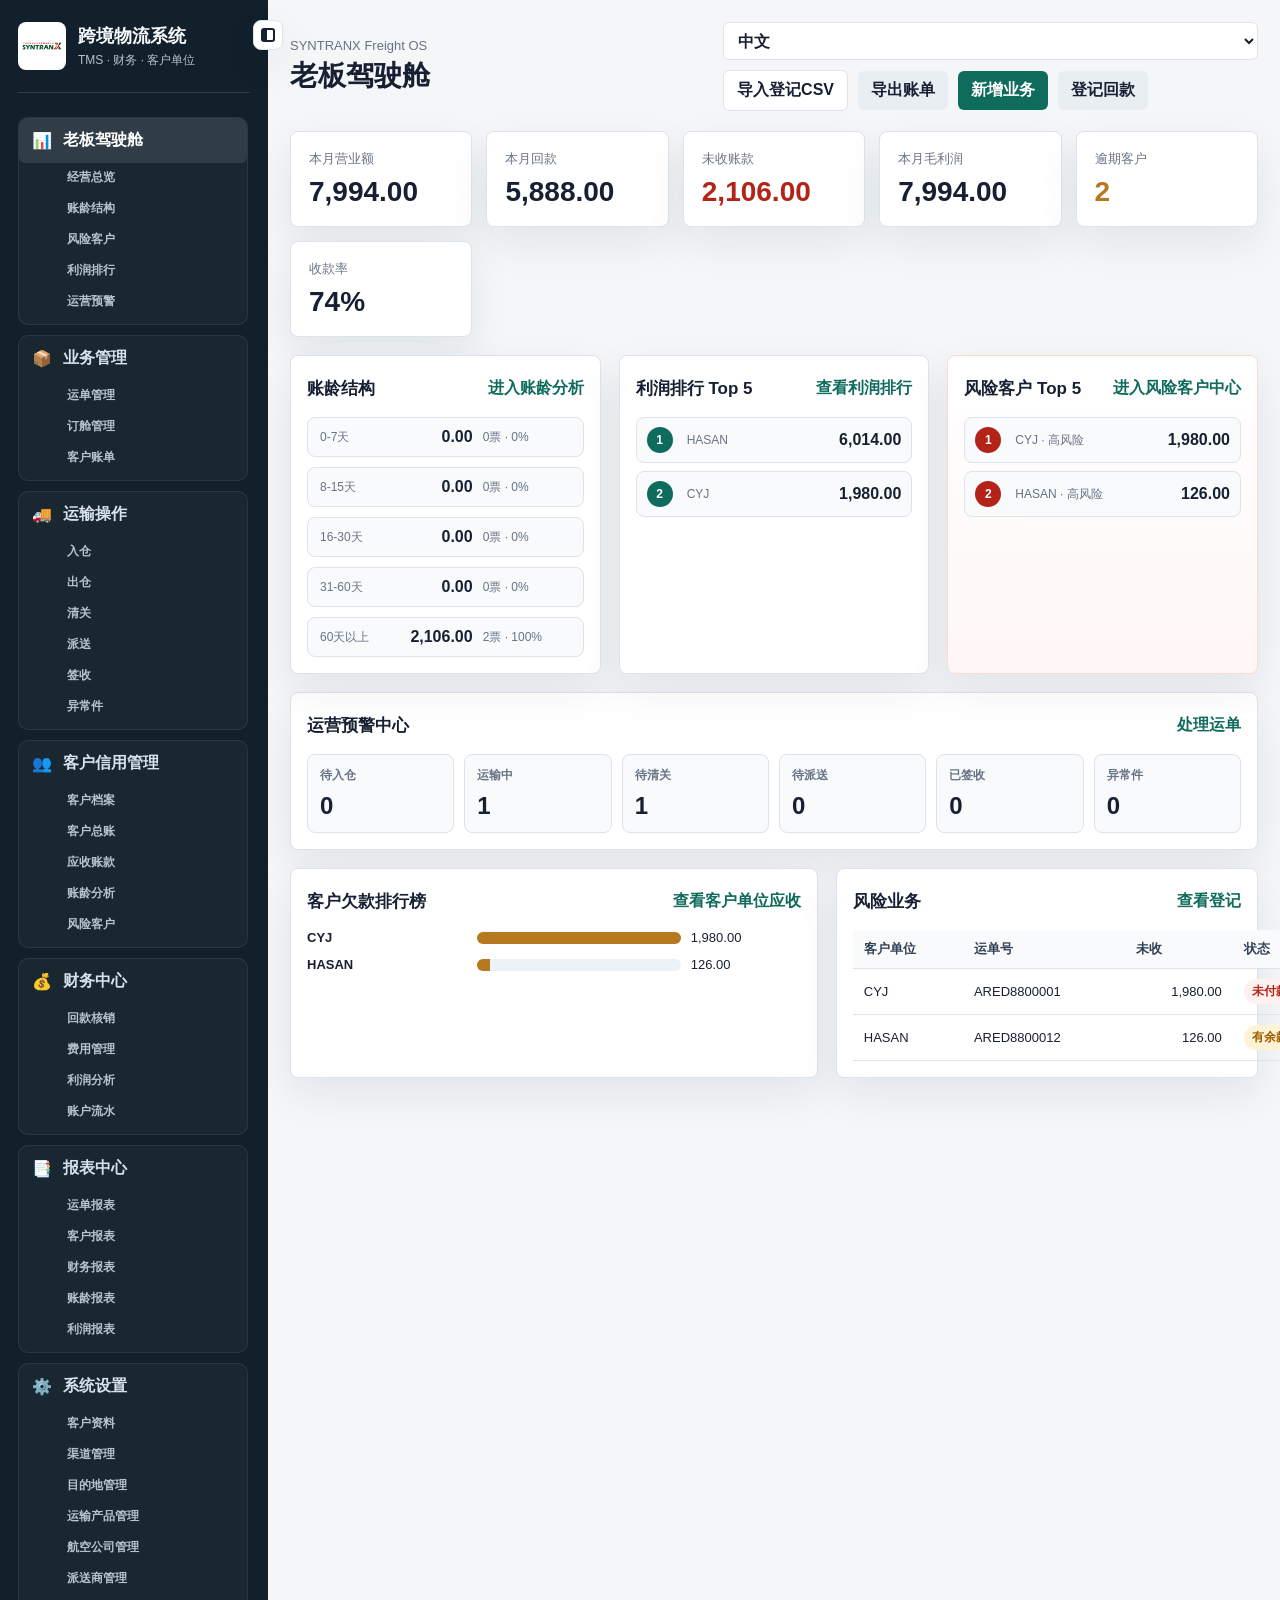
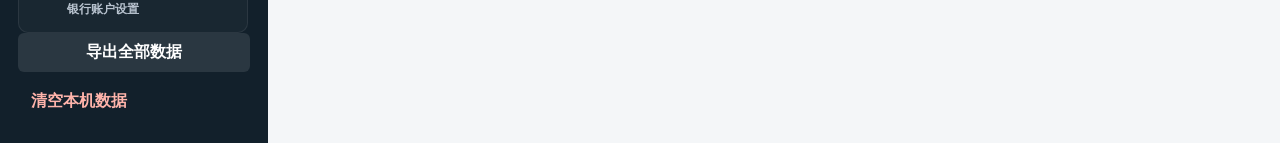
<file: index.html>
<!doctype html>
<html lang="zh-CN">
<head>
  <meta charset="utf-8">
  <meta name="viewport" content="width=device-width, initial-scale=1">
  <title>收货出货与应收核销系统</title>
  <link rel="stylesheet" href="styles.css">
</head>
<body>
  <div class="app-shell">
    <aside class="sidebar">
      <button class="sidebar-toggle" id="sidebarToggle" title="收起/展开侧边栏" aria-label="收起或展开侧边栏">
        <span></span>
      </button>
      <div class="brand">
        <div class="brand-mark brand-logo-wrap"><img src="assets/syntranx-logo-cropped.png" alt="SYNTRANX Logistics logo"></div>
        <div>
          <h1>跨境物流系统</h1>
          <p>TMS · 财务 · 客户单位</p>
        </div>
      </div>

      <nav class="nav module-nav" aria-label="主导航">
        <div class="nav-group">
          <button class="nav-item active" data-view="dashboard"><span class="nav-icon">📊</span><span data-i18n="nav.dashboard">老板驾驶舱</span></button>
          <div class="nav-sub"><button data-jump="dashboard" data-i18n="nav.overview">经营总览</button><button data-jump="aging" data-i18n="nav.aging">账龄结构</button><button data-jump="riskCustomers" data-i18n="nav.riskCustomers">风险客户</button><button data-jump="profitRank" data-i18n="nav.profitRank">利润排行</button><button data-jump="dashboard" data-i18n="nav.opsAlerts">运营预警</button></div>
        </div>
        <div class="nav-group">
          <button class="nav-item" data-view="shipments"><span class="nav-icon">📦</span><span data-i18n="nav.business">业务管理</span></button>
          <div class="nav-sub"><button data-jump="shipments" data-i18n="nav.shipments">运单管理</button><button data-jump="booking" data-i18n="nav.booking">订舱管理</button><button data-jump="customers" data-i18n="nav.customerBills">客户账单</button></div>
        </div>
        <div class="nav-group">
          <button class="nav-item" data-view="operations"><span class="nav-icon">🚚</span><span data-i18n="nav.transport">运输操作</span></button>
          <div class="nav-sub"><button data-jump="operations" data-i18n="nav.inbound">入仓</button><button data-jump="operations" data-i18n="nav.outbound">出仓</button><button data-jump="operations" data-i18n="nav.customs">清关</button><button data-jump="operations" data-i18n="nav.delivery">派送</button><button data-jump="operations" data-i18n="nav.pod">签收</button><button data-jump="operations" data-i18n="nav.exceptions">异常件</button></div>
        </div>
        <div class="nav-group">
          <button class="nav-item" data-view="customers"><span class="nav-icon">👥</span><span data-i18n="nav.customerMgmt">客户信用管理</span></button>
          <div class="nav-sub"><button data-jump="settings" data-i18n="nav.customerProfiles">客户档案</button><button data-jump="customers" data-i18n="nav.customerLedger">客户总账</button><button data-jump="customers" data-i18n="nav.receivables">应收账款</button><button data-jump="aging" data-i18n="nav.agingAnalysis">账龄分析</button><button data-jump="riskCustomers" data-i18n="nav.riskCustomers">风险客户</button></div>
        </div>
        <div class="nav-group">
          <button class="nav-item" data-view="payments"><span class="nav-icon">💰</span><span data-i18n="nav.financeCenter">财务中心</span></button>
          <div class="nav-sub"><button data-jump="payments" data-i18n="nav.paymentApply">回款核销</button><button data-jump="finance" data-i18n="nav.expenseMgmt">费用管理</button><button data-jump="profitRank" data-i18n="nav.profitAnalysis">利润分析</button><button data-jump="accounts" data-i18n="nav.accountFlow">账户流水</button></div>
        </div>
        <div class="nav-group">
          <button class="nav-item" data-view="profitRank"><span class="nav-icon">📑</span><span data-i18n="nav.reports">报表中心</span></button>
          <div class="nav-sub"><button data-jump="shipments" data-i18n="nav.shipmentReport">运单报表</button><button data-jump="customers" data-i18n="nav.customerReport">客户报表</button><button data-jump="finance" data-i18n="nav.financeReport">财务报表</button><button data-jump="aging" data-i18n="nav.agingReport">账龄报表</button><button data-jump="profitRank" data-i18n="nav.profitReport">利润报表</button></div>
        </div>
        <div class="nav-group">
          <button class="nav-item" data-view="settings"><span class="nav-icon">⚙️</span><span data-i18n="nav.settings">系统设置</span></button>
          <div class="nav-sub"><button data-jump="settings" data-i18n="nav.customerData">客户资料</button><button data-jump="settings" data-i18n="nav.channelMgmt">渠道管理</button><button data-jump="settings" data-i18n="nav.destinationMgmt">目的地管理</button><button data-jump="settings" data-i18n="nav.productMgmt">运输产品管理</button><button data-jump="booking" data-i18n="nav.airlineMgmt">航空公司管理</button><button data-jump="settings" data-i18n="nav.deliveryVendorMgmt">派送商管理</button><button data-jump="accounts" data-i18n="nav.bankSettings">银行账户设置</button></div>
        </div>
      </nav>

      <div class="sidebar-footer">
        <button class="ghost-btn" id="exportAllBtn" data-i18n="btn.exportAll">导出全部数据</button>
        <button class="danger-link" id="resetDemoBtn" data-i18n="btn.clearLocal">清空本机数据</button>
      </div>
    </aside>

    <main class="main">
      <header class="topbar">
        <div>
          <p class="eyebrow">SYNTRANX Freight OS</p>
          <h2 id="viewTitle">老板驾驶舱</h2>
        </div>
        <div class="top-actions"><select id="languageSelect" class="language-select" aria-label="Language"><option value="zh">中文</option><option value="en">English</option></select>
          <label class="file-import">
            <span data-i18n="btn.importCsv">导入登记CSV</span>
            <input type="file" id="shipmentImport" accept=".csv,text/csv">
          </label>
          <button class="secondary-btn" id="statementBtn" data-i18n="btn.exportStatement">导出账单</button>
          <button class="primary-btn" id="quickShipmentBtn" data-i18n="btn.newShipment">新增业务</button>
          <button class="secondary-btn" id="quickPaymentBtn" data-i18n="btn.newPayment">登记回款</button>
        </div>
      </header>

      <section class="view active" id="dashboardView">
        <div class="metrics-grid">
          <article class="metric">
            <span>本月营业额</span>
            <strong id="totalReceivable">0</strong>
          </article>
          <article class="metric">
            <span>本月回款</span>
            <strong id="totalPaid">0</strong>
          </article>
          <article class="metric alert">
            <span>未收账款</span>
            <strong id="totalOpen">0</strong>
          </article>
          <article class="metric">
            <span>本月毛利润</span>
            <strong id="totalProfit">0</strong>
          </article>
          <article class="metric warn">
            <span>逾期客户</span>
            <strong id="overdueCustomerCount">0</strong>
          </article>
          <article class="metric">
            <span>收款率</span>
            <strong id="collectionRate">0%</strong>
          </article>
        </div>

        <div class="cockpit-grid">
          <section class="panel highlight-panel">
            <div class="panel-head">
              <h3>账龄结构</h3>
              <button class="text-btn" data-jump="aging">进入账龄分析</button>
            </div>
            <div class="aging-strip" id="dashboardAgingStrip"></div>
          </section>
          <section class="panel highlight-panel">
            <div class="panel-head">
              <h3>利润排行 Top 5</h3>
              <button class="text-btn" data-jump="profitRank">查看利润排行</button>
            </div>
            <div class="mini-rank" id="dashboardProfitRank"></div>
          </section>
          <section class="panel highlight-panel danger-panel">
            <div class="panel-head">
              <h3>风险客户 Top 5</h3>
              <button class="text-btn" data-jump="riskCustomers">进入风险客户中心</button>
            </div>
            <div class="mini-rank" id="dashboardRiskCustomers"></div>
          </section>
        </div>

        <section class="panel ops-panel">
          <div class="panel-head">
            <h3>运营预警中心</h3>
            <button class="text-btn" data-jump="shipments">处理运单</button>
          </div>
          <div class="ops-stages" id="opsStages"></div>
        </section>

        <div class="dashboard-grid">
          <section class="panel">
            <div class="panel-head">
              <h3>客户欠款排行榜</h3>
              <button class="text-btn" data-jump="customers">查看客户单位应收</button>
            </div>
            <div id="customerBars" class="bars"></div>
          </section>

          <section class="panel">
            <div class="panel-head">
              <h3>风险业务</h3>
              <button class="text-btn" data-jump="shipments">查看登记</button>
            </div>
            <div class="compact-table-wrap">
              <table class="compact-table">
                <thead>
                  <tr>
                    <th>客户单位</th>
                    <th>运单号</th>
                    <th>未收</th>
                    <th>状态</th>
                  </tr>
                </thead>
                <tbody id="openShipmentRows"></tbody>
              </table>
            </div>
          </section>
        </div>
      </section>


      <section class="view" id="agingView">
        <div class="module-hero">
          <div>
            <p class="eyebrow">Receivable Aging</p>
            <h3>账龄分析</h3>
            <p>按未收账款生成 0-7 天、8-15 天、16-30 天、31-60 天、60 天以上账龄，帮助老板优先催收。</p>
          </div>
          <button class="secondary-btn" data-jump="customers">查看客户总账</button>
        </div>
        <div class="metrics-grid aging-metrics" id="agingBucketCards"></div>
        <section class="panel">
          <div class="panel-head">
            <h3>账龄明细</h3>
            <p class="form-hint">仅展示仍有未收金额的业务。</p>
          </div>
          <div class="table-wrap">
            <table class="data-table aging-table">
              <thead>
                <tr>
                  <th>账龄</th>
                  <th>客户单位</th>
                  <th>运单号</th>
                  <th>业务日期</th>
                  <th>应收</th>
                  <th>已核销</th>
                  <th>未收</th>
                  <th>状态</th>
                </tr>
              </thead>
              <tbody id="agingRows"></tbody>
            </table>
          </div>
        </section>
      </section>

      <section class="view" id="riskCustomersView">
        <div class="module-hero risk-hero">
          <div>
            <p class="eyebrow">Risk Customer Center</p>
            <h3>风险客户中心</h3>
            <p>综合未收金额、账龄、收款率与毛利，标记高风险、需跟进和低风险客户。</p>
          </div>
          <button class="secondary-btn" data-jump="aging">查看账龄</button>
        </div>
        <div class="risk-summary-grid" id="riskSummaryCards"></div>
        <section class="panel">
          <div class="panel-head">
            <h3>风险客户清单</h3>
            <p class="form-hint">点击客户名称可跳转到客户中心明细预览。</p>
          </div>
          <div class="table-wrap">
            <table class="data-table risk-table">
              <thead>
                <tr>
                  <th>客户单位</th>
                  <th>风险等级</th>
                  <th>未收</th>
                  <th>最大账龄</th>
                  <th>收款率</th>
                  <th>毛利</th>
                  <th>最后业务日期</th>
                  <th>建议动作</th>
                </tr>
              </thead>
              <tbody id="riskCustomerRows"></tbody>
            </table>
          </div>
        </section>
      </section>

      <section class="view" id="profitRankView">
        <div class="module-hero profit-hero">
          <div>
            <p class="eyebrow">Profit Ranking</p>
            <h3>利润排行</h3>
            <p>按客户与业务两个维度查看毛利贡献，快速识别优质客户和亏损业务。</p>
          </div>
          <button class="secondary-btn" data-jump="finance">查看费用管理</button>
        </div>
        <div class="profit-rank-grid">
          <section class="panel">
            <div class="panel-head"><h3>客户利润排行</h3></div>
            <div id="customerProfitRank" class="rank-list"></div>
          </section>
          <section class="panel">
            <div class="panel-head"><h3>业务利润排行</h3></div>
            <div id="shipmentProfitRank" class="rank-list"></div>
          </section>
        </div>
      </section>

      <section class="view" id="shipmentsView">
        <section class="entry-panel">
          <div class="panel-head">
            <h3>快速录入收货/出货</h3>
            <button class="text-btn" id="openFullShipmentBtn">打开详细录入</button>
          </div>
          <form id="quickShipmentForm" class="quick-grid">
            <label>日期<input name="date" type="date" required></label>
            <label>客户单位<input name="customer" list="customerList" required placeholder="必填"></label>
            <label>客户地址<input name="customerAddress"></label>
            <label>收货人电话<input name="receiverPhone"></label>
            <label>唛头<input name="mark" list="markList"></label>
            <label>主单号<input name="masterNo" list="masterNoList"></label>
            <label>运单号<input name="waybill" required placeholder="系统自动生成"></label>
            <label>品名<input name="description" list="descriptionList"></label>
            <label>始发地<input name="origin" list="originList"></label>
            <label>目的地<input name="destination" list="destinationList"></label>
            <label>业务类型<input name="mode" list="modeList"></label>
            <label>件数<input name="ctn" type="number" step="1" min="0"></label>
            <label>计费重量<input name="chargeWeight" type="number" step="0.01" min="0" required></label>
            <label>卖价<span class="money-field"><input name="unitPrice" type="number" step="0.01" min="0" required><select name="unitPriceCurrency"><option>RMB</option><option>AED</option><option>USD</option></select></span></label>
            <label>货物状态<input name="shipmentStatus" list="shipmentStatusList"></label>
            <label>付款方式<input name="terms" list="termsList"></label>
            <label>渠道<input name="channel" list="channelList"></label>
            <label>备注<input name="note"></label>
            <button class="primary-btn" type="submit">保存登记</button>
          </form>
        </section>
        <div class="toolbar">
          <div class="search-wrap">
            <input id="shipmentSearch" type="search" placeholder="搜索客户单位、唛头、主单号、运单号、品名">
          </div>
          <select id="shipmentStatusFilter">
            <option value="">全部付款状态</option>
            <option value="未付款N/P">未付款</option>
            <option value="有余款">有余款</option>
            <option value="已付款PAID">已付款</option>
          </select>
          <button class="secondary-btn" id="toggleShipmentDetailsBtn" type="button">展开经营明细</button>
          <button class="secondary-btn" id="exportShipmentsBtn">导出登记</button>
        </div>
        <div class="table-wrap">
          <table class="data-table shipment-table shipment-details-hidden" id="shipmentTable">
            <thead>
              <tr>
                <th>日期</th>
                <th>客户单位</th>
                <th>唛头</th>
                <th>主单号</th>
                <th>运单号</th>
                <th class="detail-col">渠道</th>
                <th>目的地</th>
                <th class="detail-col">运输方式</th>
                <th class="detail-col">运输节点</th>
                <th>件数</th>
                <th>计费重</th>
                <th>卖价</th>
                <th>应收</th>
                <th>已核销</th>
                <th>未收</th>
                <th class="detail-col">总成本</th>
                <th class="detail-col">毛利</th>
                <th>付款状态</th>
                <th></th>
              </tr>
            </thead>
            <tbody id="shipmentRows"></tbody>
          </table>
        </div>
        <div class="pagination-bar" id="shipmentPagination">
          <div id="shipmentPaginationInfo">共 0 条，第 1 / 1 页</div>
          <div class="pagination-actions">
            <label>每页
              <select id="shipmentPageSize">
                <option value="10">10行</option>
                <option value="20">20行</option>
                <option value="50">50行</option>
              </select>
            </label>
            <button class="secondary-btn small" type="button" id="shipmentPrevPage">上一页</button>
            <button class="secondary-btn small" type="button" id="shipmentNextPage">下一页</button>
          </div>
        </div>
      </section>

      <section class="view" id="operationsView">
        <section class="entry-panel operation-center">
          <div class="panel-head">
            <h3>操作中心</h3>
            <span class="panel-note">按业务节点更新货物轨迹，签收单可在目的地操作里查看或登记。</span>
          </div>
          <div class="operation-grid">
            <article class="operation-board">
              <div class="operation-head">
                <h4>始发地操作</h4>
                <span>新货入仓 / 已出仓 / 转运中 / 到达目的</span>
              </div>
              <div class="operation-bulk">
                <label class="operation-select-all"><input type="checkbox" data-operation-select-all="origin"> 全选</label>
                <select id="originBulkStatus">
                  <option>新货入仓</option>
                  <option>已出仓</option>
                  <option>转运中</option>
                  <option>到达目的</option>
                </select>
                  <input id="originOperationSearch" data-operation-search="origin" placeholder="搜索主单号 / 运单号">
                <button type="button" class="secondary-btn small" data-bulk-operation="origin" data-bulk-scope="selected">更新勾选</button>
                <button type="button" class="secondary-btn small" data-bulk-operation="origin" data-bulk-scope="all">更新本栏</button>
              </div>
              <div class="operation-list" id="originOperationRows"></div>
            </article>
            <article class="operation-board">
              <div class="operation-head">
                <h4>目的地操作</h4>
                <span>清关中 / 分拣中 / 派送中 / 已签收</span>
              </div>
              <div class="operation-bulk">
                <label class="operation-select-all"><input type="checkbox" data-operation-select-all="destination"> 全选</label>
                <select id="destinationBulkStatus">
                  <option>清关中</option>
                  <option>分拣中</option>
                  <option>派送中</option>
                  <option>已签收</option>
                </select>
                  <input id="destinationOperationSearch" data-operation-search="destination" placeholder="搜索主单号 / 运单号">
                <button type="button" class="secondary-btn small" data-bulk-operation="destination" data-bulk-scope="selected">更新勾选</button>
                <button type="button" class="secondary-btn small" data-bulk-operation="destination" data-bulk-scope="all">更新本栏</button>
              </div>
              <div class="operation-list" id="destinationOperationRows"></div>
            </article>
          </div>
          <div class="operation-completed">
            <div class="operation-head compact">
              <h4>完成操作汇总票目录</h4>
              <span>目的地环节走完后自动归入这里</span>
            </div>
            <div class="operation-list completed-list" id="completedOperationRows"></div>
          </div>
        </section>

        <section class="entry-panel airline-center">
          <div class="panel-head">
            <h3>航线操作中心</h3>
            <div class="panel-actions">
              <input id="manifestSearch" class="mini-search" type="search" placeholder="搜索主单号、航班、目的地、品名">
              <button type="button" class="secondary-btn small" id="exportManifestPdfBtn">导出Manifest PDF</button>
              <button type="button" class="secondary-btn small" id="exportManifestExcelBtn">导出Manifest Excel</button>
            </div>
          </div>
          <div class="route-summary">
            <span>按同一个主单号/提单号自动汇总普通空运货物。</span>
            <span>用于核对件数、重量、体积重、体积和品名。</span>
          </div>
          <div class="table-wrap compact-op-table">
            <table class="data-table manifest-table">
              <thead>
                <tr>
                  <th>主单号/提单号</th>
                  <th>运单号</th>
                  <th>航班/航司</th>
                  <th>目的地</th>
                  <th>票数</th>
                  <th>件数</th>
                  <th>实重</th>
                  <th>体积重</th>
                  <th>体积</th>
                  <th>品名汇总</th>
                  <th>操作状态</th>
                </tr>
              </thead>
              <tbody id="manifestRows"></tbody>
            </table>
          </div>
        </section>

      </section>

      <section class="view" id="bookingView">
        <section class="entry-panel booking-center">
          <div class="panel-head">
            <div><h3 data-i18n="booking.title">订舱管理</h3><span class="panel-note" data-i18n="booking.subtitle">订舱资料、舱位状态、预估应收应付与运价入口统一管理。</span></div>
            <button type="button" class="secondary-btn small" data-jump="ratePanel" data-i18n="booking.rateEntry">运价管理入口</button>
          </div>
          <div class="booking-summary kpi-grid">
            <div><span data-i18n="booking.kpiToday">今日订舱票数</span><strong id="bookingTodayCount">0</strong></div>
            <div><span data-i18n="booking.kpiWeek">本周订舱票数</span><strong id="bookingWeekCount">0</strong></div>
            <div><span data-i18n="booking.kpiPending">待确认订舱</span><strong id="bookingPendingCount">0</strong></div>
            <div><span data-i18n="booking.kpiReleased">已放舱</span><strong id="bookingReleasedCount">0</strong></div>
            <div><span data-i18n="booking.kpiDeparted">已起飞</span><strong id="bookingDepartedCount">0</strong></div>
            <div><span data-i18n="booking.kpiProfit">预计毛利</span><strong id="bookingProfit">0.00</strong></div>
          </div>
          <div class="booking-status-board" id="bookingStatusBoard"></div>
          <div class="section-title"><h4 data-i18n="booking.quickForm">快速订舱表单</h4></div>
          <form id="bookingForm" class="quick-grid booking-grid">
            <label><span data-i18n="field.bookingDate">订舱日期</span><input name="date" type="date"></label>
            <label><span data-i18n="field.customer">客户单位</span><input name="customer" list="customerList" placeholder="例如：MVW"></label>
            <label><span data-i18n="field.airline">航空公司</span><input name="airline" placeholder="例如：EK / QR / SV"></label>
            <label><span data-i18n="field.agent">订舱代理</span><input name="agent" placeholder="例如：货站/代理名称"></label>
            <label><span data-i18n="field.flightNo">航班号</span><input name="flightNo" placeholder="例如：EK363"></label>
            <label><span data-i18n="field.masterNo">主单号/提单号</span><input name="masterNo" list="masterNoList"></label>
            <label><span data-i18n="field.originAirport">起飞机场</span><input name="originAirport" placeholder="例如：CAN"></label>
            <label><span data-i18n="field.destinationAirport">目的机场</span><input name="destinationAirport" placeholder="例如：DXB"></label>
            <label><span data-i18n="field.etd">预计起飞</span><input name="etd" type="date"></label>
            <label><span data-i18n="field.eta">预计到达</span><input name="eta" type="date"></label>
            <label><span data-i18n="field.ctn">件数</span><input name="ctn" type="number" step="1" min="0"></label>
            <label><span data-i18n="field.weight">重量</span><input name="weight" type="number" step="0.01" min="0"></label>
            <label><span data-i18n="field.volumeWeight">体积重</span><input name="volumeWeight" type="number" step="0.01" min="0"></label>
            <label><span data-i18n="field.receivableEst">应收预估</span><input name="receivable" type="number" step="0.01" min="0"></label>
            <label><span data-i18n="field.payableEst">应付预估</span><input name="payable" type="number" step="0.01" min="0"></label>
            <label><span data-i18n="field.profitEst">毛利预估</span><input name="profitPreview" type="number" step="0.01" readonly></label>
            <label><span data-i18n="field.status">状态</span><select name="status"></select></label>
            <label><span data-i18n="field.releaseNo">放舱号</span><input name="releaseNo"></label>
            <label><span data-i18n="field.sales">业务员</span><input name="sales"></label>
            <label><span data-i18n="field.note">备注</span><input name="note"></label>
            <button class="primary-btn" type="submit" data-i18n="btn.saveBooking">保存订舱</button>
          </form>
          <div class="section-title"><h4 data-i18n="booking.records">订舱记录表</h4></div>
          <div class="table-wrap compact-op-table"><table class="data-table booking-table"><thead><tr id="bookingTableHead"></tr></thead><tbody id="bookingRows"></tbody></table></div>
          <section class="rate-panel" id="ratePanel">
            <div class="section-title"><h4 data-i18n="booking.rateTitle">运价管理入口</h4><p data-i18n="booking.rateHint">当前 Sprint 仅提供基础结构，后续可扩展为报价系统。</p></div>
            <div class="quick-grid rate-grid">
              <label><span data-i18n="field.airline">航空公司</span><input placeholder="EK / QR / SV"></label><label><span data-i18n="field.originAirport">起飞机场</span><input placeholder="CAN"></label><label><span data-i18n="field.destinationAirport">目的机场</span><input placeholder="DXB"></label><label><span data-i18n="field.unitPrice">单价</span><input type="number" step="0.01"></label><label><span data-i18n="field.currency">币种</span><select><option>RMB</option><option>USD</option><option>AED</option></select></label><label><span data-i18n="field.validUntil">有效期</span><input type="date"></label><label><span data-i18n="field.note">备注</span><input></label>
            </div>
          </section>
        </section>
      </section>

      <section class="view" id="paymentsView">
        <section class="entry-panel">
          <div class="panel-head">
            <h3>快速登记回款</h3>
            <button class="text-btn" id="openFullPaymentBtn">打开详细回款</button>
          </div>
          <form id="quickPaymentForm" class="quick-grid payment">
            <label>回款日期<input name="date" type="date" required></label>
            <label>客户单位<input name="customer" list="customerList" required></label>
            <label>主单号/运单号<input name="waybill" list="waybillList" required placeholder="必填"></label>
            <label>收款负责人<input name="account" list="paymentSalesList" placeholder="例如：BINGO"></label>
            <label>币种<select name="currency"><option>RMB</option><option>AED</option><option>USD</option><option>SAR</option></select></label>
            <label>金额<input name="amount" type="number" step="0.01" min="0" required placeholder="必填"></label>
            <label>汇率<input name="rate" type="number" step="0.0001" min="0" value="1"></label>
            <label>收款账户<input name="receiveAccount" list="paymentAccountList" required placeholder="必选：输入DXB选择收款账号"></label>
            <label>方式<select name="method"><option>按运单核销</option><option>按客户预收/批量核销</option><option>退款/冲销</option><option>其他</option></select></label>
            <label>备注<input name="note"></label>
            <label>凭证<input name="voucherFile" type="file" accept="image/*,.pdf,.doc,.docx,.xls,.xlsx"></label>
            <button class="primary-btn" type="submit">保存回款</button>
          </form>
        </section>
        <div class="toolbar">
          <div class="search-wrap">
            <input id="paymentSearch" type="search" placeholder="搜索客户单位、主单号、运单号、收款负责人、收款账户、备注">
          </div>
          <button class="secondary-btn" id="exportPaymentsPdfBtn">导出PDF回款</button>
          <button class="secondary-btn" id="exportPaymentsExcelBtn">导出Excel回款</button>
        </div>
        <div class="table-wrap">
          <table class="data-table payment-ledger-table">
            <thead>
              <tr>
                <th>回款日期</th>
                <th>客户单位</th>
                <th>主单号</th>
                <th>运单号</th>
                <th>收款负责人</th>
                <th>币种</th>
                <th>金额</th>
                <th>汇率</th>
                <th>核销RMB</th>
                <th>收款账户</th>
                <th>方式</th>
                <th>凭证/备注</th>
                <th></th>
              </tr>
            </thead>
            <tbody id="paymentRows"></tbody>
          </table>
        </div>
      </section>

      <section class="view" id="customersView">
        <div class="toolbar">
          <div class="search-wrap">
            <input id="customerSearch" type="search" placeholder="搜索客户单位">
            <div class="suggest-list" id="customerSearchSuggest"></div>
          </div>
          <div class="customer-date-filters">
            <label>
              <span>开始日期</span>
              <input id="customerStartDate" type="date">
            </label>
            <label>
              <span>结束日期</span>
              <input id="customerEndDate" type="date">
            </label>
            <label>
              <span>月份</span>
              <input id="customerMonth" type="month">
            </label>
          </div>
          <div class="customer-export-actions customer-export-actions--ledger">
            <button class="secondary-btn" id="exportCustomerLedgerPdfBtn">导出总账目录PDF</button>
            <button class="secondary-btn" id="exportCustomerLedgerExcelBtn">导出总账目录Excel</button>
          </div>
          <div class="customer-export-actions customer-export-actions--statement">
            <button class="secondary-btn" id="exportCustomerReceivablePdfBtn">导出PDF账单</button>
            <button class="secondary-btn" id="exportCustomerReceivableExcelBtn">导出Excel账单</button>
          </div>
        </div>
        <div class="customer-upgrade-grid" id="customerUpgradeCards"></div>
        <section class="panel credit-policy-panel">
          <div class="panel-head">
            <div>
              <h3>客户信用管理</h3>
              <p class="form-hint">按客户自动计算信用额度占用、账期剩余天数与风险提示；可在下方表格预览客户账单并执行催收。</p>
            </div>
          </div>
          <div class="table-wrap compact">
            <table class="data-table credit-table">
              <thead>
                <tr><th>客户单位</th><th>信用额度</th><th>额度占用</th><th>账期</th><th>超期天数</th><th>风险提示</th><th>建议动作</th></tr>
              </thead>
              <tbody id="creditRows"></tbody>
            </table>
          </div>
        </section>
        <div class="customer-section-head">
          <h3>未完成结算客户单位</h3>
          <p class="form-hint">升级版客户中心：汇总账龄、收款率、风险与毛利，支持直接预览客户账单明细。</p>
        </div>
        <div class="table-wrap">
          <table class="data-table customer-ledger-table">
            <thead>
              <tr>
                <th>客户单位</th>
                <th>票数</th>
                <th>总应收</th>
                <th>应收币种</th>
                <th>已核销</th>
                <th>未收</th>
                <th>风险等级</th>
                <th>最大账龄</th>
                <th>收款率</th>
                <th>毛利</th>
                <th>最后业务日期</th>
              </tr>
            </thead>
            <tbody id="customerRows"></tbody>
          </table>
        </div>
        <section class="entry-panel customer-completed-panel">
          <div class="panel-head">
            <div>
              <h3>已完成结算客户单位</h3>
              <p class="form-hint">未收为 0 的客户单位会自动归类到这里。</p>
            </div>
          </div>
          <div class="table-wrap">
            <table class="data-table customer-ledger-table">
              <thead>
                <tr>
                  <th>客户单位</th>
                  <th>票数</th>
                  <th>总应收</th>
                  <th>应收币种</th>
                  <th>已核销</th>
                  <th>未收</th>
                  <th>结算状态</th>
                  <th>最大账龄</th>
                  <th>收款率</th>
                  <th>毛利</th>
                  <th>最后业务日期</th>
                </tr>
              </thead>
              <tbody id="completedCustomerRows"></tbody>
            </table>
          </div>
        </section>
        <section class="entry-panel customer-detail-panel" id="customerDetailPanel" hidden>
          <div class="panel-head">
            <div>
              <h3 id="customerDetailTitle">客户单位账单明细</h3>
              <p class="form-hint" id="customerDetailSummary"></p>
            </div>
            <div class="panel-actions">
              <button class="secondary-btn small" id="exportCustomerPreviewPdfBtn">导出该客户目录PDF</button>
              <button class="secondary-btn small" id="exportCustomerPreviewExcelBtn">导出该客户目录Excel</button>
              <button class="secondary-btn small" id="clearCustomerDetailBtn">关闭预览</button>
            </div>
          </div>
          <div class="table-wrap">
            <table class="data-table customer-detail-table">
              <thead>
                <tr>
                  <th>日期</th>
                  <th>主单号</th>
                  <th>运单号</th>
                  <th>唛头</th>
                  <th>目的地</th>
                  <th>品名</th>
                  <th>件数</th>
                  <th>计费重</th>
                  <th>卖价</th>
                  <th>应收</th>
                  <th>已核销</th>
                  <th>未收</th>
                  <th>状态</th>
                </tr>
              </thead>
              <tbody id="customerDetailRows"></tbody>
            </table>
          </div>
        </section>
      </section>

      <section class="view" id="financeView">
        <div class="metrics-grid finance-metrics">
          <article class="metric">
            <span>总收入</span>
            <strong id="financeRevenue">0</strong>
          </article>
          <article class="metric">
            <span>业务总成本</span>
            <strong id="financeBizCost">0</strong>
          </article>
          <article class="metric">
            <span>业务毛利</span>
            <strong id="financeGrossProfit">0</strong>
          </article>
          <article class="metric offset">
            <span>未收对冲</span>
            <strong id="financeOffset">0</strong>
          </article>
          <article class="metric alert">
            <span>日常开销</span>
            <strong id="financeExpense">0</strong>
          </article>
          <article class="metric">
            <span>净利润</span>
            <strong id="financeNetProfit">0</strong>
          </article>
        </div>

        <div class="finance-grid">
          <section class="entry-panel">
            <div class="panel-head">
              <h3>费用登记</h3>
              <div class="panel-actions">
                <button class="secondary-btn small" id="addExpenseDraftBtn">新增一行</button>
                <button class="primary-btn small" id="saveExpenseDraftsBtn">保存全部费用</button>
                <button class="secondary-btn small" id="openTransferDialogBtn" type="button">内部资金调拨</button>
                <button class="secondary-btn small" id="exportFinancePdfBtn">导出汇总PDF</button>
                <button class="secondary-btn small" id="exportFinanceExcelBtn">导出汇总Excel</button>
                <button class="secondary-btn small" id="exportExpensesBtn">导出费用</button>
              </div>
            </div>
            <div class="expense-entry-table">
              <table>
                <thead>
                  <tr>
                    <th>日期</th>
                    <th>费用类别</th>
                    <th>支付账户</th>
                    <th>金额</th>
                    <th>币种</th>
                    <th>汇率</th>
                    <th>凭证</th>
                    <th>说明</th>
                    <th></th>
                  </tr>
                </thead>
                <tbody id="expenseDraftRows"></tbody>
              </table>
            </div>
            <p class="form-hint" id="expenseRateHint">费用页面汇率会自动匹配当天市场行情，也可以手动修改。</p>
            <div class="table-wrap expense-table">
              <table class="data-table">
                <thead>
                  <tr>
                    <th>日期</th>
                    <th>类别</th>
                    <th>账户</th>
                    <th>金额</th>
                    <th>币种</th>
                    <th>折算RMB</th>
                    <th>凭证</th>
                    <th>说明</th>
                    <th></th>
                  </tr>
                </thead>
                <tbody id="expenseRows"></tbody>
              </table>
            </div>
          </section>

          <section class="panel">
            <div class="panel-head">
              <h3>费用去向</h3>
            </div>
            <div id="expenseBars" class="bars"></div>
            <div class="panel-head offset-panel-head">
              <h3>未收对冲分析</h3>
            </div>
            <div id="offsetBars" class="bars offset-bars"></div>
          </section>
        </div>
      </section>

      <section class="view" id="accountsView">
        <div class="metrics-grid">
          <article class="metric">
            <span>收入合计</span>
            <strong id="accountIncome">0</strong>
          </article>
          <article class="metric alert">
            <span>支出合计</span>
            <strong id="accountExpense">0</strong>
          </article>
          <article class="metric">
            <span>账户余额</span>
            <strong id="accountBalance">0</strong>
          </article>
          <article class="metric">
            <span>流水笔数</span>
            <strong id="accountCount">0</strong>
          </article>
        </div>
        <section class="entry-panel">
          <div class="panel-head">
            <h3>账户流水明细</h3>
            <p class="form-hint">回款登记自动归入收入流水，费用登记自动归入支出流水；凭证当前记录文件名，正式上线后可升级为云端上传。</p>
          </div>
          <div class="toolbar account-toolbar">
            <select id="accountFilter">
              <option value="">全部收支账号</option>
            </select>
            <div class="search-wrap">
              <input id="accountSearch" type="search" placeholder="搜索账号、客户单位、单号、类别、备注、凭证">
            </div>
            <button class="secondary-btn" id="exportAccountLedgerPdfBtn" type="button">导出PDF流水</button>
            <button class="secondary-btn" id="exportAccountLedgerExcelBtn" type="button">导出Excel流水</button>
          </div>
          <div class="table-wrap">
            <table class="data-table account-ledger-table">
              <thead>
                <tr>
                  <th>日期</th>
                  <th>收支账号</th>
                  <th>收支</th>
                  <th>来源</th>
                  <th>客户单位/类别</th>
                  <th>主单号</th>
                  <th>运单号</th>
                  <th>币种</th>
                  <th>原币金额</th>
                  <th>汇率</th>
                  <th>折算RMB</th>
                  <th>凭证</th>
                  <th>备注</th>
                </tr>
              </thead>
              <tbody id="accountRows"></tbody>
            </table>
          </div>
        </section>
      </section>

      <section class="view" id="settingsView">
        <div class="settings-grid">
          <section class="panel">
            <div class="panel-head">
              <h3>客户单位资料</h3>
              <div class="panel-actions">
                <button class="secondary-btn small" id="exportCustomerTemplateBtn">下载客户单位模板</button>
                <label class="file-import small">
                  导入客户单位CSV
                  <input type="file" id="customerImport" accept=".csv,text/csv">
                </label>
                <button class="secondary-btn small" id="addCustomerBtn">新增客户单位</button>
              </div>
            </div>
            <div class="table-wrap compact">
              <table class="data-table">
                <thead>
                  <tr>
                    <th>唛头</th>
                    <th>发货人</th>
                    <th>收货人</th>
                    <th>电话</th>
                    <th>地址/备注</th>
                    <th></th>
                  </tr>
                </thead>
                <tbody id="profileRows"></tbody>
              </table>
            </div>
          </section>

          <section class="panel">
            <div class="panel-head">
              <h3>常用选项</h3>
            </div>
            <div class="option-add-grid">
              <form class="inline-add" data-option-key="channels">
                <label>新增渠道<input name="value" placeholder="例如：天龙"></label>
                <button class="secondary-btn small" type="submit">添加</button>
              </form>
              <form class="inline-add" data-option-key="destinations">
                <label>新增目的地<input name="value" placeholder="例如：迪拜DXB"></label>
                <button class="secondary-btn small" type="submit">添加</button>
              </form>
              <form class="inline-add" data-option-key="modes">
                <label>新增运输方式<input name="value" placeholder="例如：空运双清AIR"></label>
                <button class="secondary-btn small" type="submit">添加</button>
              </form>
              <form class="inline-add" data-option-key="lastMiles">
                <label>新增末端派送商<input name="value" placeholder="例如：TERRY、ALI"></label>
                <button class="secondary-btn small" type="submit">添加</button>
              </form>
            </div>
            <form id="optionForm" class="stack-form">
              <label>渠道<input name="channels" placeholder="例如：天龙、海秦HQ，用逗号隔开"></label>
              <label>目的地<input name="destinations" placeholder="例如：迪拜DXB、沙特KSA，用逗号隔开"></label>
              <label>运输方式<input name="modes" placeholder="例如：空运双清AIR，用逗号隔开"></label>
              <label>末端派送商<input name="lastMiles" placeholder="例如：TERRY、ALI，用逗号隔开"></label>
              <button class="primary-btn" type="submit">保存选项</button>
            </form>
          </section>

          <section class="panel account-approval-panel">
            <div class="panel-head">
              <div>
                <h3>收付款账号申请</h3>
                <p class="form-hint">标准账号只能由管理员审批入册，审批通过后才会出现在回款和费用登记里。</p>
              </div>
            </div>
            <form id="accountRequestForm" class="option-add-grid account-request-form">
              <label>申请账号名称<input name="accountName" placeholder="例如：XX银行账号" required></label>
              <label>申请说明<input name="note" placeholder="例如：新增收款账户用途"></label>
              <button class="secondary-btn small" type="submit">提交申请</button>
            </form>
            <div class="table-wrap compact">
              <table class="data-table account-request-table">
                <thead>
                  <tr>
                    <th>账号名称</th>
                    <th>说明</th>
                    <th>状态</th>
                    <th>操作</th>
                  </tr>
                </thead>
                <tbody id="accountRequestRows"></tbody>
              </table>
            </div>
          </section>
        </div>
      </section>
    </main>
  </div>

  <dialog id="shipmentDialog" class="modal">
    <form method="dialog" id="shipmentForm">
      <div class="modal-head">
        <h3>收货/出货登记</h3>
        <button type="button" class="icon-btn" data-close="shipmentDialog">×</button>
      </div>
      <div class="form-grid">
        <label>录单日期<input name="date" type="date" required></label>
        <label>客户单位<input name="customer" list="customerList" required placeholder="必填"></label>
        <label>客户地址<input name="customerAddress"></label>
        <label>收货人电话<input name="receiverPhone"></label>
        <label>入仓号/唛头<input name="mark" list="markList"></label>
        <label>品名<input name="description" list="descriptionList"></label>
        <label>渠道<input name="channel" list="channelList" required></label>
        <label>主单号<input name="masterNo" list="masterNoList"></label>
        <label>运单号<input name="waybill" required placeholder="系统自动生成"></label>
        <label>始发地<input name="origin" list="originList"></label>
        <label>目的地<input name="destination" list="destinationList"></label>
        <label>业务类型<input name="mode" list="modeList"></label>
        <label>件数<input name="ctn" type="number" step="1" min="0"></label>
        <label>实重<input name="weight" type="number" step="0.01" min="0"></label>
        <label>体积重<input name="volumeWeight" type="number" step="0.01" min="0"></label>
        <label>计费重量<input name="chargeWeight" type="number" step="0.01" min="0" required></label>
        <label>货值<input name="cargoValue" type="number" step="0.01" min="0"></label>
        <label>业务员<input name="salesPerson" list="paymentSalesList" placeholder="例如：TERRY"></label>
        <label>货物状态<input name="shipmentStatus" list="shipmentStatusList"></label>
        <label>航班/船名<input name="flightNo" list="flightNoList"></label>
        <label>清关状态<select name="customsStatus"><option>未开始</option><option>资料待补</option><option>清关中</option><option>已放行</option><option>异常</option></select></label>
        <label>末端派送商<input name="lastMile" list="lastMileList"></label>
        <label>预计出发<span class="date-field"><input name="etd" type="date" data-date-placeholder="yyyy/mm/dd"></span></label>
        <label>预计到达<span class="date-field"><input name="eta" type="date" data-date-placeholder="yyyy/mm/dd"></span></label>
        <label>派送日期<span class="date-field"><input name="deliveryDate" type="date" data-date-placeholder="yyyy/mm/dd"></span></label>
        <label>结算方式<input name="terms" list="termsList"></label>
        <label>成本结算状态<select name="costStatus"><option>未结算N/P</option><option>已结算PAID</option><option>部分结算</option><option>无需结算</option></select></label>
        <label>AED汇率<input name="aedRate" type="number" step="0.0001" min="0"></label>
        <label>USD汇率<input name="usdRate" type="number" step="0.0001" min="0"></label>
        <label class="wide">备注<input name="note"></label>
      </div>
      <section class="detail-section">
        <div class="detail-tabs" role="tablist" aria-label="详细录入附加信息">
          <button type="button" class="detail-tab active" aria-selected="true">货物明细</button>
          <button type="button" class="detail-tab" id="shipmentDetailTrackBtn">轨迹</button>
          <button type="button" class="detail-tab" id="shipmentDetailPodBtn">签收单</button>
          <div class="detail-actions">
            <button type="button" class="secondary-btn small" id="exportCargoPdfBtn">导出入仓纸PDF</button>
            <button type="button" class="secondary-btn small" id="exportCargoExcelBtn">导出入仓纸Excel</button>
          </div>
        </div>
        <div class="form-grid detail-grid">
          <label>入仓单号/编码序列号<input name="cargoEntryNo"></label>
          <label>品名<input name="cargoName" list="descriptionList"></label>
          <label>收货方式<select name="receivingMethod"><option></option><option>快递</option><option>货拉拉</option><option>自送</option><option>其他投递</option></select></label>
          <label>快递单号/车牌号<input name="receivingReference"></label>
          <label>司机/联系方式<input name="driverContact"></label>
          <label>产品性质<select name="productNature"><option></option><option>无牌普货</option><option>有品牌</option><option>带电</option><option>粉末</option><option>液体</option><option>敏感物</option><option>其他</option></select></label>
          <label class="wide">备注<input name="cargoDetailNote"></label>
          <details class="wide cargo-size-section">
            <summary>箱规明细</summary>
            <div class="cargo-size-table">
              <div class="cargo-size-head">
                <span>箱号</span><span>品名</span><span>件数</span><span>长(cm)</span><span>宽(cm)</span><span>高(cm)</span><span>体积重</span><span></span>
              </div>
              <div id="cargoLinesBody"></div>
              <div class="cargo-total-row">
                <strong>TOTAL</strong>
                <span>总件数：<b id="cargoTotalCtn">0</b></span>
                <span>实际重：<b id="cargoTotalActual">0.00</b></span>
                <span>体积重：<b id="cargoTotalVolume">0.00</b></span>
                <span>计费重：<b id="cargoTotalCharge">0.00</b></span>
                <label class="bubble-mode">计泡<select name="bubbleMode"><option value="full">收全泡</option><option value="1/2">收1/2泡</option><option value="1/3">收1/3泡</option><option value="2/3">收2/3泡</option></select></label>
              </div>
              <div class="cargo-size-foot">
                <span>体积重会按每行尺寸自动计算</span>
                <button type="button" class="icon-add-btn" id="addCargoLineBtn">+</button>
              </div>
              <input name="cartonSize" type="hidden">
              <input name="cargoLinesJson" type="hidden">
              <input name="cargoCtn" type="hidden">
              <input name="cargoVolumeWeight" type="hidden">
              <input name="cargoChargeWeight" type="hidden">
            </div>
          </details>
        </div>
      </section>
      <section class="cost-section receivable-section">
        <div class="cost-head">
          <h4>卖价/应收明细</h4>
          <span>这里填写要向客户收取的附加费用，会显示在派送单和客户单位账单里。</span>
        </div>
        <div class="cost-grid">
          <label>卖价<span class="money-field"><input name="unitPrice" type="number" step="0.01" min="0"><select name="unitPriceCurrency"><option>RMB</option><option>AED</option><option>USD</option></select></span></label>
          <label>保险费<span class="money-field"><input name="chargeInsurance" type="number" step="0.01" min="0"><select name="chargeInsuranceCurrency"><option>RMB</option><option>AED</option><option>USD</option></select></span></label>
          <label>提货费<span class="money-field"><input name="chargePickup" type="number" step="0.01" min="0"><select name="chargePickupCurrency"><option>RMB</option><option>AED</option><option>USD</option></select></span></label>
          <label>派送费<span class="money-field"><input name="chargeDelivery" type="number" step="0.01" min="0"><select name="chargeDeliveryCurrency"><option>RMB</option><option>AED</option><option>USD</option></select></span></label>
          <label>文件费<span class="money-field"><input name="chargeDocument" type="number" step="0.01" min="0"><select name="chargeDocumentCurrency"><option>RMB</option><option>AED</option><option>USD</option></select></span></label>
          <label>登记费<span class="money-field"><input name="chargeRegistration" type="number" step="0.01" min="0"><select name="chargeRegistrationCurrency"><option>RMB</option><option>AED</option><option>USD</option></select></span></label>
          <label>清关费<span class="money-field"><input name="chargeCustoms" type="number" step="0.01" min="0"><select name="chargeCustomsCurrency"><option>RMB</option><option>AED</option><option>USD</option></select></span></label>
          <label>仓储费<span class="money-field"><input name="chargeStorage" type="number" step="0.01" min="0"><select name="chargeStorageCurrency"><option>RMB</option><option>AED</option><option>USD</option></select></span></label>
          <label>其他应收<span class="money-field"><input name="chargeOther" type="number" step="0.01" min="0"><select name="chargeOtherCurrency"><option>RMB</option><option>AED</option><option>USD</option></select></span></label>
          <label class="cost-note">应收备注<input name="chargeNote"></label>
        </div>
        <div class="cost-summary-box">
          <span>应收汇总</span>
          <strong id="shipmentReceivableSummary">0.00</strong>
        </div>
      </section>
      <section class="cost-section">
        <div class="cost-head">
          <h4>成本/应付明细</h4>
          <span>运费按单价 × 计费重计算，其他成本按金额直接计入。</span>
        </div>
        <div class="cost-grid">
          <label>运费单价<span class="money-field"><input name="costFreight" type="number" step="0.01" min="0"><select name="costFreightCurrency"><option>RMB</option><option>AED</option><option>USD</option></select></span></label>
          <label>提货费<span class="money-field"><input name="costPickup" type="number" step="0.01" min="0"><select name="costPickupCurrency"><option>RMB</option><option>AED</option><option>USD</option></select></span></label>
          <label>派送费<span class="money-field"><input name="costDelivery" type="number" step="0.01" min="0"><select name="costDeliveryCurrency"><option>RMB</option><option>AED</option><option>USD</option></select></span></label>
          <label>文件费<span class="money-field"><input name="costDocument" type="number" step="0.01" min="0"><select name="costDocumentCurrency"><option>RMB</option><option>AED</option><option>USD</option></select></span></label>
          <label>登记费<span class="money-field"><input name="costRegistration" type="number" step="0.01" min="0"><select name="costRegistrationCurrency"><option>RMB</option><option>AED</option><option>USD</option></select></span></label>
          <label>清关费<span class="money-field"><input name="costCustoms" type="number" step="0.01" min="0"><select name="costCustomsCurrency"><option>RMB</option><option>AED</option><option>USD</option></select></span></label>
          <label>仓储费<span class="money-field"><input name="costStorage" type="number" step="0.01" min="0"><select name="costStorageCurrency"><option>RMB</option><option>AED</option><option>USD</option></select></span></label>
          <label>操作费<span class="money-field"><input name="costHandling" type="number" step="0.01" min="0"><select name="costHandlingCurrency"><option>RMB</option><option>AED</option><option>USD</option></select></span></label>
          <label>保险费<span class="money-field"><input name="costInsurance" type="number" step="0.01" min="0"><select name="costInsuranceCurrency"><option>RMB</option><option>AED</option><option>USD</option></select></span></label>
          <label>其他费用<span class="money-field"><input name="costOther" type="number" step="0.01" min="0"><select name="costOtherCurrency"><option>RMB</option><option>AED</option><option>USD</option></select></span></label>
              <label class="cost-note">成本备注<input name="costNote"></label>
            </div>
            <div class="cost-head offset-head">
              <h4>未收对冲/核销</h4>
              <span>尾数、汇率差、折扣、坏账或赔偿抵扣填这里，只冲减未收，不算真实回款。</span>
            </div>
            <div class="cost-grid offset-grid">
              <label>未收尾数<span class="money-field"><input name="offsetTail" type="number" step="0.01" min="0"><select name="offsetTailCurrency"><option>RMB</option><option>AED</option><option>USD</option></select></span></label>
              <label>汇率差<span class="money-field"><input name="offsetExchange" type="number" step="0.01" min="0"><select name="offsetExchangeCurrency"><option>RMB</option><option>AED</option><option>USD</option></select></span></label>
              <label>客户折扣<span class="money-field"><input name="offsetDiscount" type="number" step="0.01" min="0"><select name="offsetDiscountCurrency"><option>RMB</option><option>AED</option><option>USD</option></select></span></label>
              <label>坏账核销<span class="money-field"><input name="offsetBadDebt" type="number" step="0.01" min="0"><select name="offsetBadDebtCurrency"><option>RMB</option><option>AED</option><option>USD</option></select></span></label>
              <label>赔偿抵扣<span class="money-field"><input name="offsetCompensation" type="number" step="0.01" min="0"><select name="offsetCompensationCurrency"><option>RMB</option><option>AED</option><option>USD</option></select></span></label>
              <label>其他对冲<span class="money-field"><input name="offsetOther" type="number" step="0.01" min="0"><select name="offsetOtherCurrency"><option>RMB</option><option>AED</option><option>USD</option></select></span></label>
              <label class="cost-note">对冲备注<input name="offsetNote" placeholder="例如：尾差、折扣、坏账原因"></label>
            </div>
            <div class="cost-summary-box offset-summary-box">
              <span>未收对冲汇总</span>
              <strong id="shipmentOffsetSummary">0.00</strong>
            </div>
            <div class="cost-summary-box">
              <span>成本汇总</span>
              <strong id="shipmentCostSummary">0.00</strong>
        </div>
        <div class="cost-summary-box profit-summary-box">
          <span>本票毛利统计</span>
          <strong id="shipmentProfitSummary">0.00</strong>
        </div>
      </section>
      <input name="id" type="hidden">
      <div class="modal-actions">
        <button type="button" class="secondary-btn" data-close="shipmentDialog">取消</button>
        <button class="primary-btn" type="submit">保存登记</button>
      </div>
    </form>
  </dialog>

  <dialog id="trackingDialog" class="modal compact-modal">
    <form method="dialog" id="trackingForm">
      <div class="modal-head">
        <h3>货物轨迹</h3>
        <button type="button" class="icon-btn" data-close="trackingDialog">×</button>
      </div>
      <div class="tracking-summary" id="trackingSummary"></div>
      <div class="form-grid">
        <label>更新日期<input name="trackDate" type="date"></label>
        <label>货物状态<select name="shipmentStatus" required>
          <option>新货入仓</option>
          <option>已出仓</option>
          <option>转运中</option>
          <option>到达目的</option>
          <option>清关中</option>
          <option>分拣中</option>
          <option>派送中</option>
          <option>已签收</option>
        </select></label>
      </div>
      <input name="shipmentId" type="hidden">
      <div class="timeline-list" id="trackingHistoryRows"></div>
      <div class="modal-actions">
        <button type="button" class="secondary-btn" data-close="trackingDialog">取消</button>
        <button class="primary-btn" type="submit">保存轨迹</button>
      </div>
    </form>
  </dialog>

  <dialog id="podDialog" class="modal compact-modal">
    <form method="dialog" id="podForm">
      <div class="modal-head">
        <h3>签收记录</h3>
        <button type="button" class="icon-btn" data-close="podDialog">×</button>
      </div>
      <div class="tracking-summary" id="podSummary"></div>
      <div class="form-grid">
        <label>签收日期<input name="podDate" type="date"></label>
        <label class="pod-file-field">签收单文件<input id="podFileInput" class="pod-file-input" name="podFile" type="file" accept="image/*"><span id="podFileStatus" class="pod-file-status"><span class="pod-upload-button">选择上传文件</span></span></label>
      </div>
      <input name="shipmentId" type="hidden">
      <div class="timeline-list" id="podRecordRows"></div>
      <div class="modal-actions">
        <button type="button" class="secondary-btn" data-close="podDialog">关闭</button>
        <button class="primary-btn" type="submit">保存签收记录</button>
      </div>
    </form>
  </dialog>

  <dialog id="podPreviewDialog" class="modal pod-preview-modal">
    <div class="pod-preview-wrap">
      <div class="modal-head">
        <h3>签收单预览</h3>
        <button type="button" class="icon-btn" data-close="podPreviewDialog">×</button>
      </div>
      <img id="podPreviewImage" class="pod-preview-image" alt="签收单预览">
    </div>
  </dialog>

  <dialog id="transferDialog" class="modal compact-modal">
    <form method="dialog" id="transferForm">
      <div class="modal-head">
        <h3>内部资金调拨</h3>
        <button type="button" class="icon-btn" data-close="transferDialog">×</button>
      </div>
      <div class="form-grid">
        <label>调拨日期<input name="transferDate" type="date" required></label>
        <label>调出账户<input name="transferFromAccount" list="transferTargetAccountList" required placeholder="必选：输入DXB/BG/TR选择账号"></label>
        <label>调入账户<input name="transferToAccount" list="transferTargetAccountList" required placeholder="必选：输入DXB/BG/TR选择账号"></label>
        <label>金额<input name="amount" type="number" step="0.01" min="0" required placeholder="必填"></label>
        <label>币种<select name="currency">
          <option>RMB</option><option>AED</option><option>USD</option><option>EUR</option><option>HKD</option><option>SAR</option><option>GBP</option><option>JPY</option><option>SGD</option><option>AUD</option><option>CAD</option><option>NZD</option>
        </select></label>
        <label>汇率<input name="rate" type="number" step="0.0001" min="0" value="1"></label>
        <label>凭证<input name="voucherFile" type="file" accept="image/*,.pdf,.doc,.docx,.xls,.xlsx"></label>
        <label class="wide">备注<input name="note" placeholder="例如：DXB现金转入GZ公司公账"></label>
      </div>
      <p class="form-hint">内部调拨只进入账户流水，不计入收入、支出、成本或费用。</p>
      <div class="modal-actions">
        <button type="button" class="secondary-btn" data-close="transferDialog">取消</button>
        <button class="primary-btn" type="submit">保存调拨</button>
      </div>
    </form>
  </dialog>

  <dialog id="paymentDialog" class="modal">
    <form method="dialog" id="paymentForm">
      <div class="modal-head">
        <h3>回款核销</h3>
        <button type="button" class="icon-btn" data-close="paymentDialog">×</button>
      </div>
      <div class="form-grid">
        <label>回款日期<input name="date" type="date" required></label>
        <label>客户单位<input name="customer" list="customerList" required></label>
        <label>主单号/运单号<input name="waybill" list="waybillList" required placeholder="必填"></label>
        <label>收款负责人<input name="account" list="paymentSalesList" placeholder="例如：TERRY/BINGO"></label>
        <label>币种<select name="currency"><option>RMB</option><option>AED</option><option>USD</option><option>SAR</option></select></label>
        <label>回款金额<input name="amount" type="number" step="0.01" min="0" required placeholder="必填"></label>
        <label>汇率<input name="rate" type="number" step="0.0001" min="0" value="1"></label>
        <label>收款账户<input name="receiveAccount" list="paymentAccountList" required placeholder="必选：输入DXB选择收款账号"></label>
        <label>核销方式<select name="method"><option>按运单核销</option><option>按客户预收/批量核销</option><option>退款/冲销</option><option>其他</option></select></label>
        <label>备注<input name="note"></label>
        <label>凭证<input name="voucherFile" type="file" accept="image/*,.pdf,.doc,.docx,.xls,.xlsx"></label>
      </div>
      <input name="id" type="hidden">
      <div class="modal-actions">
        <button type="button" class="secondary-btn" data-close="paymentDialog">取消</button>
        <button class="primary-btn" type="submit">保存回款</button>
      </div>
    </form>
  </dialog>

  <dialog id="customerDialog" class="modal">
    <form method="dialog" id="customerForm">
      <div class="modal-head">
        <h3>客户单位资料</h3>
        <button type="button" class="icon-btn" data-close="customerDialog">×</button>
      </div>
      <div class="form-grid">
        <label>唛头<input name="mark"></label>
        <label>发货人<input name="shipper"></label>
        <label>发货人电话<input name="shipperPhone"></label>
        <label>收货人<input name="receiver"></label>
        <label>收货人电话<input name="receiverPhone"></label>
        <label class="wide">地址/备注<input name="address"></label>
      </div>
      <input name="id" type="hidden">
      <div class="modal-actions">
        <button type="button" class="secondary-btn" data-close="customerDialog">取消</button>
        <button class="primary-btn" type="submit">保存客户单位</button>
      </div>
    </form>
  </dialog>

  <dialog id="statementDialog" class="modal statement-modal">
    <form method="dialog" id="statementForm">
      <div class="modal-head">
        <h3>客户单位月度账单</h3>
        <button type="button" class="icon-btn" data-close="statementDialog">×</button>
      </div>
      <div class="form-grid statement-grid">
        <label>客户单位<input name="customer" list="customerList" required></label>
        <label>账单月份<input name="month" type="month" required></label>
        <label>目的地<input name="destination" list="destinationList" placeholder="例如：DXB"></label>
        <label>航线<input name="route" placeholder="例如：CN-DXB/KSA"></label>
        <label>制单日期<input name="issueDate" type="date" required></label>
        <label>账单标题<select name="titleType"><option value="air">空运费账单</option><option value="sea">海运费账单</option><option value="mixed">物流费用账单</option></select></label>
      </div>
      <div class="modal-actions">
        <button type="button" class="secondary-btn" data-close="statementDialog">取消</button>
        <button type="button" class="secondary-btn" id="exportStatementExcelBtn">导出Excel</button>
        <button type="button" class="primary-btn" id="exportStatementPdfBtn">导出PDF</button>
      </div>
    </form>
  </dialog>

  <datalist id="channelList"></datalist>
  <datalist id="customerList"></datalist>
  <datalist id="markList"></datalist>
  <datalist id="originList"></datalist>
  <datalist id="destinationList"></datalist>
  <datalist id="modeList"></datalist>
  <datalist id="termsList"></datalist>
  <datalist id="shipmentStatusList"></datalist>
  <datalist id="waybillList"></datalist>
  <datalist id="masterNoList"></datalist>
  <datalist id="descriptionList"></datalist>
  <datalist id="flightNoList"></datalist>
  <datalist id="lastMileList"></datalist>
  <datalist id="paymentAccountList"></datalist>
  <datalist id="expensePaymentAccountList"></datalist>
  <datalist id="transferTargetAccountList"></datalist>
  <datalist id="paymentSalesList"></datalist>

  <script src="logo-data.js"></script>
  <script src="app.js"></script>
</body>
</html>
</file>
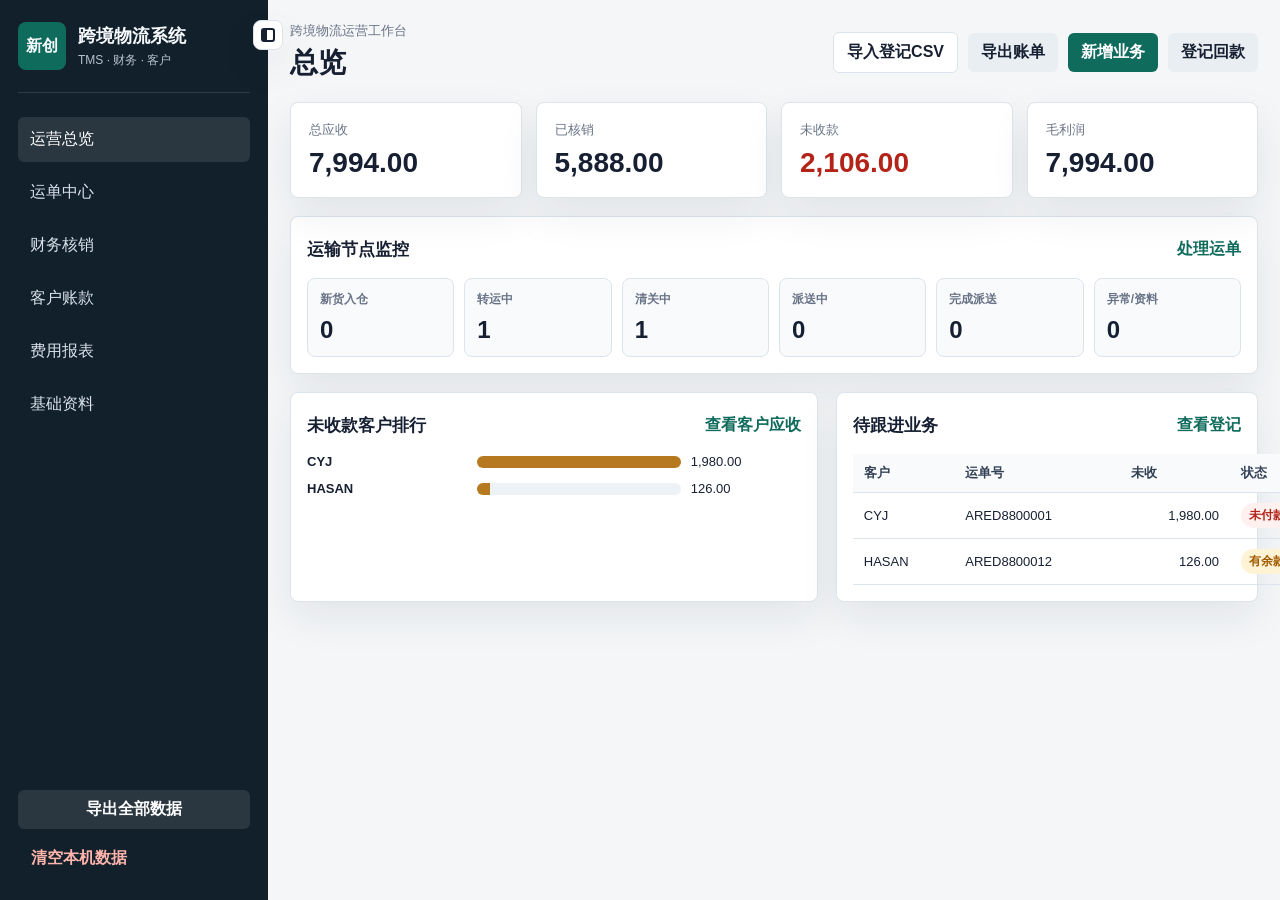
<file: outputs/SYNTRANX-TMS-trial-20260606-032639/index.html>
<!doctype html>
<html lang="zh-CN">
<head>
  <meta charset="utf-8">
  <meta name="viewport" content="width=device-width, initial-scale=1">
  <title>收货出货与应收核销系统</title>
  <link rel="stylesheet" href="styles.css">
</head>
<body>
  <div class="app-shell">
    <aside class="sidebar">
      <button class="sidebar-toggle" id="sidebarToggle" title="收起/展开侧边栏" aria-label="收起或展开侧边栏">
        <span></span>
      </button>
      <div class="brand">
        <div class="brand-mark">新创</div>
        <div>
          <h1>跨境物流系统</h1>
          <p>TMS · 财务 · 客户</p>
        </div>
      </div>

      <nav class="nav" aria-label="主导航">
        <button class="nav-item active" data-view="dashboard">
          <span>运营总览</span>
        </button>
        <button class="nav-item" data-view="shipments">
          <span>运单中心</span>
        </button>
        <button class="nav-item" data-view="payments">
          <span>财务核销</span>
        </button>
        <button class="nav-item" data-view="customers">
          <span>客户账款</span>
        </button>
        <button class="nav-item" data-view="finance">
          <span>费用报表</span>
        </button>
        <button class="nav-item" data-view="settings">
          <span>基础资料</span>
        </button>
      </nav>

      <div class="sidebar-footer">
        <button class="ghost-btn" id="exportAllBtn">导出全部数据</button>
        <button class="danger-link" id="resetDemoBtn">清空本机数据</button>
      </div>
    </aside>

    <main class="main">
      <header class="topbar">
        <div>
          <p class="eyebrow">跨境物流运营工作台</p>
          <h2 id="viewTitle">总览</h2>
        </div>
        <div class="top-actions">
          <label class="file-import">
            导入登记CSV
            <input type="file" id="shipmentImport" accept=".csv,text/csv">
          </label>
          <button class="secondary-btn" id="statementBtn">导出账单</button>
          <button class="primary-btn" id="quickShipmentBtn">新增业务</button>
          <button class="secondary-btn" id="quickPaymentBtn">登记回款</button>
        </div>
      </header>

      <section class="view active" id="dashboardView">
        <div class="metrics-grid">
          <article class="metric">
            <span>总应收</span>
            <strong id="totalReceivable">0</strong>
          </article>
          <article class="metric">
            <span>已核销</span>
            <strong id="totalPaid">0</strong>
          </article>
          <article class="metric alert">
            <span>未收款</span>
            <strong id="totalOpen">0</strong>
          </article>
          <article class="metric">
            <span>毛利润</span>
            <strong id="totalProfit">0</strong>
          </article>
        </div>

        <section class="panel ops-panel">
          <div class="panel-head">
            <h3>运输节点监控</h3>
            <button class="text-btn" data-jump="shipments">处理运单</button>
          </div>
          <div class="ops-stages" id="opsStages"></div>
        </section>

        <div class="dashboard-grid">
          <section class="panel">
            <div class="panel-head">
              <h3>未收款客户排行</h3>
              <button class="text-btn" data-jump="customers">查看客户应收</button>
            </div>
            <div id="customerBars" class="bars"></div>
          </section>

          <section class="panel">
            <div class="panel-head">
              <h3>待跟进业务</h3>
              <button class="text-btn" data-jump="shipments">查看登记</button>
            </div>
            <div class="compact-table-wrap">
              <table class="compact-table">
                <thead>
                  <tr>
                    <th>客户</th>
                    <th>运单号</th>
                    <th>未收</th>
                    <th>状态</th>
                  </tr>
                </thead>
                <tbody id="openShipmentRows"></tbody>
              </table>
            </div>
          </section>
        </div>
      </section>

      <section class="view" id="shipmentsView">
        <section class="entry-panel">
          <div class="panel-head">
            <h3>快速录入收货/出货</h3>
            <button class="text-btn" id="openFullShipmentBtn">打开详细录入</button>
          </div>
          <form id="quickShipmentForm" class="quick-grid">
            <label>日期<input name="date" type="date" required></label>
            <label>客户<input name="customer" list="customerList" required></label>
            <label>客户地址<input name="customerAddress"></label>
            <label>收货人电话<input name="receiverPhone"></label>
            <label>唛头<input name="mark" list="markList"></label>
            <label>主单号<input name="masterNo" list="masterNoList"></label>
            <label>运单号<input name="waybill" required></label>
            <label>渠道<input name="channel" list="channelList"></label>
            <label>始发地<input name="origin" list="originList"></label>
            <label>目的地<input name="destination" list="destinationList"></label>
            <label>业务类型<input name="mode" list="modeList"></label>
            <label>件数<input name="ctn" type="number" step="1" min="0"></label>
            <label>计费重量<input name="chargeWeight" type="number" step="0.01" min="0" required></label>
            <label>卖价<span class="money-field"><input name="unitPrice" type="number" step="0.01" min="0" required><select name="unitPriceCurrency"><option>RMB</option><option>AED</option><option>USD</option></select></span></label>
            <label>货物状态<input name="shipmentStatus" list="shipmentStatusList"></label>
            <label>付款方式<input name="terms" list="termsList"></label>
            <label>品名/备注<input name="description" list="descriptionList"></label>
            <button class="primary-btn" type="submit">保存登记</button>
          </form>
        </section>
        <div class="toolbar">
          <div class="search-wrap">
            <input id="shipmentSearch" type="search" placeholder="搜索客户、唛头、主单号、运单号、品名">
          </div>
          <select id="shipmentStatusFilter">
            <option value="">全部付款状态</option>
            <option value="未付款N/P">未付款</option>
            <option value="有余款">有余款</option>
            <option value="已付款PAID">已付款</option>
          </select>
          <button class="secondary-btn" id="toggleShipmentDetailsBtn" type="button">展开经营明细</button>
          <button class="secondary-btn" id="exportShipmentsBtn">导出登记</button>
        </div>
        <div class="table-wrap">
          <table class="data-table shipment-table shipment-details-hidden" id="shipmentTable">
            <thead>
              <tr>
                <th>日期</th>
                <th>客户</th>
                <th>唛头</th>
                <th>主单号</th>
                <th>运单号</th>
                <th class="detail-col">渠道</th>
                <th>目的地</th>
                <th class="detail-col">运输方式</th>
                <th class="detail-col">运输节点</th>
                <th>件数</th>
                <th>计费重</th>
                <th>卖价</th>
                <th>应收</th>
                <th>已核销</th>
                <th>未收</th>
                <th class="detail-col">总成本</th>
                <th class="detail-col">毛利</th>
                <th>盈亏</th>
                <th>付款状态</th>
                <th></th>
              </tr>
            </thead>
            <tbody id="shipmentRows"></tbody>
          </table>
        </div>
      </section>

      <section class="view" id="paymentsView">
        <section class="entry-panel">
          <div class="panel-head">
            <h3>快速登记回款</h3>
            <button class="text-btn" id="openFullPaymentBtn">打开详细回款</button>
          </div>
          <form id="quickPaymentForm" class="quick-grid payment">
            <label>回款日期<input name="date" type="date" required></label>
            <label>客户<input name="customer" list="customerList" required></label>
            <label>运单号/主单号<input name="waybill" list="waybillList"></label>
            <label>业务员<input name="account" list="paymentSalesList" placeholder="例如：BINGO"></label>
            <label>币种<select name="currency"><option>RMB</option><option>AED</option><option>USD</option><option>SAR</option></select></label>
            <label>金额<input name="amount" type="number" step="0.01" min="0" required></label>
            <label>汇率<input name="rate" type="number" step="0.0001" min="0" value="1"></label>
            <label>收款账户<input name="receiveAccount" list="paymentAccountList" placeholder="例如：公司公账"></label>
            <label>方式<select name="method"><option>按运单核销</option><option>按客户预收/批量核销</option><option>退款/冲销</option><option>其他</option></select></label>
            <label>备注<input name="note"></label>
            <button class="primary-btn" type="submit">保存回款</button>
          </form>
        </section>
        <div class="toolbar">
          <div class="search-wrap">
            <input id="paymentSearch" type="search" placeholder="搜索客户、主单号、运单号、业务员、收款账户、备注">
          </div>
          <button class="secondary-btn" id="exportPaymentsBtn">导出回款</button>
        </div>
        <div class="table-wrap">
          <table class="data-table payment-ledger-table">
            <thead>
              <tr>
                <th>回款日期</th>
                <th>客户</th>
                <th>主单号</th>
                <th>运单号</th>
                <th>业务员</th>
                <th>币种</th>
                <th>金额</th>
                <th>汇率</th>
                <th>核销RMB</th>
                <th>收款账户</th>
                <th>方式</th>
                <th></th>
              </tr>
            </thead>
            <tbody id="paymentRows"></tbody>
          </table>
        </div>
      </section>

      <section class="view" id="customersView">
        <div class="toolbar">
          <div class="search-wrap">
            <input id="customerSearch" type="search" placeholder="搜索客户">
            <div class="suggest-list" id="customerSearchSuggest"></div>
          </div>
          <button class="secondary-btn" id="exportCustomerLedgerPdfBtn">导出总账目录PDF</button>
          <button class="secondary-btn" id="exportCustomerLedgerExcelBtn">导出总账目录Excel</button>
          <button class="secondary-btn" id="exportCustomerReceivablePdfBtn">导出PDF账单</button>
          <button class="secondary-btn" id="exportCustomerReceivableExcelBtn">导出Excel账单</button>
        </div>
        <div class="table-wrap">
          <table class="data-table customer-ledger-table">
            <thead>
              <tr>
                <th>客户单位</th>
                <th>票数</th>
                <th>总应收</th>
                <th>应收币种</th>
                <th>已核销</th>
                <th>未收</th>
                <th>风险等级</th>
                <th>最后业务日期</th>
              </tr>
            </thead>
            <tbody id="customerRows"></tbody>
          </table>
        </div>
      </section>

      <section class="view" id="financeView">
        <div class="metrics-grid finance-metrics">
          <article class="metric">
            <span>总收入</span>
            <strong id="financeRevenue">0</strong>
          </article>
          <article class="metric">
            <span>业务总成本</span>
            <strong id="financeBizCost">0</strong>
          </article>
          <article class="metric">
            <span>业务毛利</span>
            <strong id="financeGrossProfit">0</strong>
          </article>
          <article class="metric alert">
            <span>日常开销</span>
            <strong id="financeExpense">0</strong>
          </article>
          <article class="metric">
            <span>净利润</span>
            <strong id="financeNetProfit">0</strong>
          </article>
        </div>

        <div class="finance-grid">
          <section class="entry-panel">
            <div class="panel-head">
              <h3>费用登记</h3>
              <div class="panel-actions">
                <button class="secondary-btn small" id="addExpenseDraftBtn">新增一行</button>
                <button class="primary-btn small" id="saveExpenseDraftsBtn">保存全部费用</button>
                <button class="secondary-btn small" id="exportFinancePdfBtn">导出汇总PDF</button>
                <button class="secondary-btn small" id="exportFinanceExcelBtn">导出汇总Excel</button>
                <button class="secondary-btn small" id="exportExpensesBtn">导出费用</button>
              </div>
            </div>
            <div class="expense-entry-table">
              <table>
                <thead>
                  <tr>
                    <th>日期</th>
                    <th>费用类别</th>
                    <th>支付账户</th>
                    <th>金额</th>
                    <th>币种</th>
                    <th>汇率</th>
                    <th>说明</th>
                    <th></th>
                  </tr>
                </thead>
                <tbody id="expenseDraftRows"></tbody>
              </table>
            </div>
            <p class="form-hint" id="expenseRateHint">费用页面汇率会自动匹配当天市场行情，也可以手动修改。</p>
            <div class="table-wrap expense-table">
              <table class="data-table">
                <thead>
                  <tr>
                    <th>日期</th>
                    <th>类别</th>
                    <th>账户</th>
                    <th>金额</th>
                    <th>币种</th>
                    <th>折算RMB</th>
                    <th>说明</th>
                    <th></th>
                  </tr>
                </thead>
                <tbody id="expenseRows"></tbody>
              </table>
            </div>
          </section>

          <section class="panel">
            <div class="panel-head">
              <h3>费用去向</h3>
            </div>
            <div id="expenseBars" class="bars"></div>
          </section>
        </div>
      </section>

      <section class="view" id="settingsView">
        <div class="settings-grid">
          <section class="panel">
            <div class="panel-head">
              <h3>客户资料</h3>
              <div class="panel-actions">
                <button class="secondary-btn small" id="exportCustomerTemplateBtn">下载客户模板</button>
                <label class="file-import small">
                  导入客户CSV
                  <input type="file" id="customerImport" accept=".csv,text/csv">
                </label>
                <button class="secondary-btn small" id="addCustomerBtn">新增客户</button>
              </div>
            </div>
            <div class="table-wrap compact">
              <table class="data-table">
                <thead>
                  <tr>
                    <th>唛头</th>
                    <th>发货人</th>
                    <th>收货人</th>
                    <th>电话</th>
                    <th>地址/备注</th>
                    <th></th>
                  </tr>
                </thead>
                <tbody id="profileRows"></tbody>
              </table>
            </div>
          </section>

          <section class="panel">
            <div class="panel-head">
              <h3>常用选项</h3>
            </div>
            <div class="option-add-grid">
              <form class="inline-add" data-option-key="channels">
                <label>新增渠道<input name="value" placeholder="例如：天龙"></label>
                <button class="secondary-btn small" type="submit">添加</button>
              </form>
              <form class="inline-add" data-option-key="destinations">
                <label>新增目的地<input name="value" placeholder="例如：迪拜DXB"></label>
                <button class="secondary-btn small" type="submit">添加</button>
              </form>
              <form class="inline-add" data-option-key="modes">
                <label>新增运输方式<input name="value" placeholder="例如：空运双清AIR"></label>
                <button class="secondary-btn small" type="submit">添加</button>
              </form>
              <form class="inline-add" data-option-key="lastMiles">
                <label>新增末端派送商<input name="value" placeholder="例如：TERRY、ALI"></label>
                <button class="secondary-btn small" type="submit">添加</button>
              </form>
            </div>
            <form id="optionForm" class="stack-form">
              <label>渠道<input name="channels" placeholder="例如：天龙、海秦HQ，用逗号隔开"></label>
              <label>目的地<input name="destinations" placeholder="例如：迪拜DXB、沙特KSA，用逗号隔开"></label>
              <label>运输方式<input name="modes" placeholder="例如：空运双清AIR，用逗号隔开"></label>
              <label>末端派送商<input name="lastMiles" placeholder="例如：TERRY、ALI，用逗号隔开"></label>
              <button class="primary-btn" type="submit">保存选项</button>
            </form>
          </section>
        </div>
      </section>
    </main>
  </div>

  <dialog id="shipmentDialog" class="modal">
    <form method="dialog" id="shipmentForm">
      <div class="modal-head">
        <h3>收货/出货登记</h3>
        <button type="button" class="icon-btn" data-close="shipmentDialog">×</button>
      </div>
      <div class="form-grid">
        <label>录单日期<input name="date" type="date" required></label>
        <label>渠道<input name="channel" list="channelList" required></label>
        <label>客户单位<input name="customer" list="customerList" required></label>
        <label>客户地址<input name="customerAddress"></label>
        <label>收货人电话<input name="receiverPhone"></label>
        <label>入仓号/唛头<input name="mark" list="markList"></label>
        <label>品名<input name="description" list="descriptionList"></label>
        <label>主单号<input name="masterNo" list="masterNoList"></label>
        <label>运单号<input name="waybill" required></label>
        <label>始发地<input name="origin" list="originList"></label>
        <label>目的地<input name="destination" list="destinationList"></label>
        <label>业务类型<input name="mode" list="modeList"></label>
        <label>件数<input name="ctn" type="number" step="1" min="0"></label>
        <label>实重<input name="weight" type="number" step="0.01" min="0"></label>
        <label>体积重<input name="volumeWeight" type="number" step="0.01" min="0"></label>
        <label>计费重量<input name="chargeWeight" type="number" step="0.01" min="0" required></label>
        <label>货值<input name="cargoValue" type="number" step="0.01" min="0"></label>
        <label>业务员<input name="salesPerson" list="paymentSalesList" placeholder="例如：TERRY"></label>
        <label>货物状态<input name="shipmentStatus" list="shipmentStatusList"></label>
        <label>航班/船名<input name="flightNo" list="flightNoList"></label>
        <label>清关状态<select name="customsStatus"><option>未开始</option><option>资料待补</option><option>清关中</option><option>已放行</option><option>异常</option></select></label>
        <label>末端派送商<input name="lastMile" list="lastMileList"></label>
        <label>预计出发<span class="date-field"><input name="etd" type="date" data-date-placeholder="yyyy/mm/dd"></span></label>
        <label>预计到达<span class="date-field"><input name="eta" type="date" data-date-placeholder="yyyy/mm/dd"></span></label>
        <label>派送日期<span class="date-field"><input name="deliveryDate" type="date" data-date-placeholder="yyyy/mm/dd"></span></label>
        <label>结算方式<input name="terms" list="termsList"></label>
        <label>成本结算状态<select name="costStatus"><option>未结算N/P</option><option>已结算PAID</option><option>部分结算</option><option>无需结算</option></select></label>
        <label>AED汇率<input name="aedRate" type="number" step="0.0001" min="0"></label>
        <label>USD汇率<input name="usdRate" type="number" step="0.0001" min="0"></label>
        <label class="wide">备注<input name="note"></label>
      </div>
      <details class="detail-section">
        <summary>货物明细</summary>
        <div class="detail-actions">
          <button type="button" class="secondary-btn small" id="exportCargoPdfBtn">导出入仓纸PDF</button>
          <button type="button" class="secondary-btn small" id="exportCargoExcelBtn">导出入仓纸Excel</button>
        </div>
        <div class="form-grid detail-grid">
          <label>入仓单号/编码序列号<input name="cargoEntryNo"></label>
          <label>品名<input name="cargoName" list="descriptionList"></label>
          <label>收货方式<select name="receivingMethod"><option></option><option>快递</option><option>货拉拉</option><option>自送</option><option>其他投递</option></select></label>
          <label>快递单号/车牌号<input name="receivingReference"></label>
          <label>司机/联系方式<input name="driverContact"></label>
          <label>产品性质<select name="productNature"><option></option><option>无牌普货</option><option>有品牌</option><option>带电</option><option>粉末</option><option>液体</option><option>敏感物</option><option>其他</option></select></label>
          <label class="wide">备注<input name="cargoDetailNote"></label>
          <details class="wide cargo-size-section">
            <summary>箱规明细</summary>
            <div class="cargo-size-table">
              <div class="cargo-size-head">
                <span>箱号</span><span>品名</span><span>件数</span><span>长(cm)</span><span>宽(cm)</span><span>高(cm)</span><span>体积重</span><span></span>
              </div>
              <div id="cargoLinesBody"></div>
              <div class="cargo-total-row">
                <strong>TOTAL</strong>
                <span>总件数：<b id="cargoTotalCtn">0</b></span>
                <span>实际重：<b id="cargoTotalActual">0.00</b></span>
                <span>体积重：<b id="cargoTotalVolume">0.00</b></span>
                <span>计费重：<b id="cargoTotalCharge">0.00</b></span>
                <label class="bubble-mode">计泡<select name="bubbleMode"><option value="full">收全泡</option><option value="1/2">收1/2泡</option><option value="1/3">收1/3泡</option><option value="2/3">收2/3泡</option></select></label>
              </div>
              <div class="cargo-size-foot">
                <span>体积重会按每行尺寸自动计算</span>
                <button type="button" class="icon-add-btn" id="addCargoLineBtn">+</button>
              </div>
              <input name="cartonSize" type="hidden">
              <input name="cargoLinesJson" type="hidden">
              <input name="cargoCtn" type="hidden">
              <input name="cargoVolumeWeight" type="hidden">
            </div>
          </details>
        </div>
      </details>
      <section class="cost-section receivable-section">
        <div class="cost-head">
          <h4>应收收费项目</h4>
          <span>这里填写要向客户收取的附加费用，会显示在派送单和客户账单里。</span>
        </div>
        <div class="cost-grid">
          <label>卖价<span class="money-field"><input name="unitPrice" type="number" step="0.01" min="0"><select name="unitPriceCurrency"><option>RMB</option><option>AED</option><option>USD</option></select></span></label>
          <label>保险费<span class="money-field"><input name="chargeInsurance" type="number" step="0.01" min="0"><select name="chargeInsuranceCurrency"><option>RMB</option><option>AED</option><option>USD</option></select></span></label>
          <label>提货费<span class="money-field"><input name="chargePickup" type="number" step="0.01" min="0"><select name="chargePickupCurrency"><option>RMB</option><option>AED</option><option>USD</option></select></span></label>
          <label>派送费<span class="money-field"><input name="chargeDelivery" type="number" step="0.01" min="0"><select name="chargeDeliveryCurrency"><option>RMB</option><option>AED</option><option>USD</option></select></span></label>
          <label>文件费<span class="money-field"><input name="chargeDocument" type="number" step="0.01" min="0"><select name="chargeDocumentCurrency"><option>RMB</option><option>AED</option><option>USD</option></select></span></label>
          <label>登记费<span class="money-field"><input name="chargeRegistration" type="number" step="0.01" min="0"><select name="chargeRegistrationCurrency"><option>RMB</option><option>AED</option><option>USD</option></select></span></label>
          <label>清关费<span class="money-field"><input name="chargeCustoms" type="number" step="0.01" min="0"><select name="chargeCustomsCurrency"><option>RMB</option><option>AED</option><option>USD</option></select></span></label>
          <label>仓储费<span class="money-field"><input name="chargeStorage" type="number" step="0.01" min="0"><select name="chargeStorageCurrency"><option>RMB</option><option>AED</option><option>USD</option></select></span></label>
          <label>其他应收<span class="money-field"><input name="chargeOther" type="number" step="0.01" min="0"><select name="chargeOtherCurrency"><option>RMB</option><option>AED</option><option>USD</option></select></span></label>
          <label class="cost-note">应收备注<input name="chargeNote"></label>
        </div>
      </section>
      <section class="cost-section">
        <div class="cost-head">
          <h4>成本明细</h4>
          <span>运费按单价 × 计费重计算，其他成本按金额直接计入。</span>
        </div>
        <div class="cost-grid">
          <label>运费单价<span class="money-field"><input name="costFreight" type="number" step="0.01" min="0"><select name="costFreightCurrency"><option>RMB</option><option>AED</option><option>USD</option></select></span></label>
          <label>提货费<span class="money-field"><input name="costPickup" type="number" step="0.01" min="0"><select name="costPickupCurrency"><option>RMB</option><option>AED</option><option>USD</option></select></span></label>
          <label>派送费<span class="money-field"><input name="costDelivery" type="number" step="0.01" min="0"><select name="costDeliveryCurrency"><option>RMB</option><option>AED</option><option>USD</option></select></span></label>
          <label>文件费<span class="money-field"><input name="costDocument" type="number" step="0.01" min="0"><select name="costDocumentCurrency"><option>RMB</option><option>AED</option><option>USD</option></select></span></label>
          <label>登记费<span class="money-field"><input name="costRegistration" type="number" step="0.01" min="0"><select name="costRegistrationCurrency"><option>RMB</option><option>AED</option><option>USD</option></select></span></label>
          <label>清关费<span class="money-field"><input name="costCustoms" type="number" step="0.01" min="0"><select name="costCustomsCurrency"><option>RMB</option><option>AED</option><option>USD</option></select></span></label>
          <label>仓储费<span class="money-field"><input name="costStorage" type="number" step="0.01" min="0"><select name="costStorageCurrency"><option>RMB</option><option>AED</option><option>USD</option></select></span></label>
          <label>操作费<span class="money-field"><input name="costHandling" type="number" step="0.01" min="0"><select name="costHandlingCurrency"><option>RMB</option><option>AED</option><option>USD</option></select></span></label>
          <label>保险费<span class="money-field"><input name="costInsurance" type="number" step="0.01" min="0"><select name="costInsuranceCurrency"><option>RMB</option><option>AED</option><option>USD</option></select></span></label>
          <label>其他费用<span class="money-field"><input name="costOther" type="number" step="0.01" min="0"><select name="costOtherCurrency"><option>RMB</option><option>AED</option><option>USD</option></select></span></label>
          <label class="cost-note">成本备注<input name="costNote"></label>
        </div>
        <div class="cost-summary-box">
          <span>成本汇总</span>
          <strong id="shipmentCostSummary">0.00</strong>
        </div>
      </section>
      <input name="id" type="hidden">
      <div class="modal-actions">
        <button type="button" class="secondary-btn" data-close="shipmentDialog">取消</button>
        <button class="primary-btn" type="submit">保存登记</button>
      </div>
    </form>
  </dialog>

  <dialog id="paymentDialog" class="modal">
    <form method="dialog" id="paymentForm">
      <div class="modal-head">
        <h3>回款核销</h3>
        <button type="button" class="icon-btn" data-close="paymentDialog">×</button>
      </div>
      <div class="form-grid">
        <label>回款日期<input name="date" type="date" required></label>
        <label>客户单位<input name="customer" list="customerList" required></label>
        <label>运单号/主单号<input name="waybill" list="waybillList"></label>
        <label>业务员<input name="account" list="paymentSalesList" placeholder="例如：TERRY/BINGO"></label>
        <label>币种<select name="currency"><option>RMB</option><option>AED</option><option>USD</option><option>SAR</option></select></label>
        <label>回款金额<input name="amount" type="number" step="0.01" min="0" required></label>
        <label>汇率<input name="rate" type="number" step="0.0001" min="0" value="1"></label>
        <label>收款账户<input name="receiveAccount" list="paymentAccountList" placeholder="例如：公司公账"></label>
        <label>核销方式<select name="method"><option>按运单核销</option><option>按客户预收/批量核销</option><option>退款/冲销</option><option>其他</option></select></label>
        <label>备注<input name="note"></label>
      </div>
      <input name="id" type="hidden">
      <div class="modal-actions">
        <button type="button" class="secondary-btn" data-close="paymentDialog">取消</button>
        <button class="primary-btn" type="submit">保存回款</button>
      </div>
    </form>
  </dialog>

  <dialog id="customerDialog" class="modal">
    <form method="dialog" id="customerForm">
      <div class="modal-head">
        <h3>客户资料</h3>
        <button type="button" class="icon-btn" data-close="customerDialog">×</button>
      </div>
      <div class="form-grid">
        <label>唛头<input name="mark"></label>
        <label>发货人<input name="shipper"></label>
        <label>发货人电话<input name="shipperPhone"></label>
        <label>收货人<input name="receiver"></label>
        <label>收货人电话<input name="receiverPhone"></label>
        <label class="wide">地址/备注<input name="address"></label>
      </div>
      <input name="id" type="hidden">
      <div class="modal-actions">
        <button type="button" class="secondary-btn" data-close="customerDialog">取消</button>
        <button class="primary-btn" type="submit">保存客户</button>
      </div>
    </form>
  </dialog>

  <dialog id="statementDialog" class="modal statement-modal">
    <form method="dialog" id="statementForm">
      <div class="modal-head">
        <h3>客户月度账单</h3>
        <button type="button" class="icon-btn" data-close="statementDialog">×</button>
      </div>
      <div class="form-grid statement-grid">
        <label>客户单位<input name="customer" list="customerList" required></label>
        <label>账单月份<input name="month" type="month" required></label>
        <label>目的地<input name="destination" list="destinationList" placeholder="例如：DXB"></label>
        <label>航线<input name="route" placeholder="例如：CN-DXB/KSA"></label>
        <label>制单日期<input name="issueDate" type="date" required></label>
        <label>账单标题<select name="titleType"><option value="air">空运费账单</option><option value="sea">海运费账单</option><option value="mixed">物流费用账单</option></select></label>
      </div>
      <div class="modal-actions">
        <button type="button" class="secondary-btn" data-close="statementDialog">取消</button>
        <button type="button" class="secondary-btn" id="exportStatementExcelBtn">导出Excel</button>
        <button type="button" class="primary-btn" id="exportStatementPdfBtn">导出PDF</button>
      </div>
    </form>
  </dialog>

  <datalist id="channelList"></datalist>
  <datalist id="customerList"></datalist>
  <datalist id="markList"></datalist>
  <datalist id="originList"></datalist>
  <datalist id="destinationList"></datalist>
  <datalist id="modeList"></datalist>
  <datalist id="termsList"></datalist>
  <datalist id="shipmentStatusList"></datalist>
  <datalist id="waybillList"></datalist>
  <datalist id="masterNoList"></datalist>
  <datalist id="descriptionList"></datalist>
  <datalist id="flightNoList"></datalist>
  <datalist id="lastMileList"></datalist>
  <datalist id="paymentAccountList"></datalist>
  <datalist id="paymentSalesList"></datalist>

  <script src="logo-data.js"></script>
  <script src="app.js"></script>
</body>
</html>
</file>
<file: styles.css>
:root {
  color-scheme: light;
  --bg: #f4f6f8;
  --panel: #ffffff;
  --ink: #172033;
  --muted: #697386;
  --line: #dde3ea;
  --brand: #0f6b5c;
  --brand-dark: #0a4f45;
  --accent: #b7791f;
  --danger: #b42318;
  --danger-soft: #fff1f0;
  --ok-soft: #e8f5ee;
  --shadow: 0 16px 40px rgba(23, 32, 51, 0.08);
}

* {
  box-sizing: border-box;
}

body {
  margin: 0;
  background: var(--bg);
  color: var(--ink);
  font-family: "Microsoft YaHei", "Segoe UI", Arial, sans-serif;
  letter-spacing: 0;
}

button,
input,
select {
  font: inherit;
}

button {
  cursor: pointer;
}

.app-shell {
  min-height: 100vh;
  display: grid;
  grid-template-columns: 268px minmax(0, 1fr);
  transition: grid-template-columns 0.2s ease;
}

.app-shell.sidebar-collapsed {
  grid-template-columns: 76px minmax(0, 1fr);
}

.sidebar {
  background: #12202b;
  color: #f7fafc;
  display: flex;
  flex-direction: column;
  padding: 22px 18px;
  position: relative;
  min-width: 0;
}

.sidebar-toggle {
  position: absolute;
  right: -15px;
  top: 20px;
  z-index: 5;
  width: 30px;
  height: 30px;
  border-radius: 8px;
  border: 1px solid var(--line);
  background: #fff;
  box-shadow: var(--shadow);
  display: grid;
  place-items: center;
}

.sidebar-toggle span {
  width: 14px;
  height: 14px;
  border: 2px solid #172033;
  border-left-width: 6px;
  border-radius: 3px;
}

.brand {
  display: flex;
  gap: 12px;
  align-items: center;
  padding-bottom: 22px;
  border-bottom: 1px solid rgba(255, 255, 255, 0.12);
}

.brand-mark {
  width: 48px;
  height: 48px;
  display: grid;
  place-items: center;
  border-radius: 8px;
  background: var(--brand);
  font-weight: 800;
}

.brand h1,
.brand p,
.topbar h2,
.topbar p,
.panel h3 {
  margin: 0;
}

.brand h1 {
  font-size: 18px;
}

.brand p {
  margin-top: 4px;
  color: #b7c2ce;
  font-size: 12px;
}

.nav {
  display: grid;
  gap: 8px;
  margin-top: 24px;
}

.nav-item {
  border: 0;
  color: #d9e2ec;
  background: transparent;
  text-align: left;
  padding: 12px 12px;
  border-radius: 6px;
}

.app-shell.sidebar-collapsed .sidebar {
  padding: 22px 12px;
}

.app-shell.sidebar-collapsed .brand {
  justify-content: center;
  padding-bottom: 16px;
}

.app-shell.sidebar-collapsed .brand > div:not(.brand-mark),
.app-shell.sidebar-collapsed .nav-item span,
.app-shell.sidebar-collapsed .sidebar-footer {
  display: none;
}

.app-shell.sidebar-collapsed .brand-mark {
  width: 46px;
  height: 46px;
}

.app-shell.sidebar-collapsed .nav {
  gap: 10px;
}

.app-shell.sidebar-collapsed .nav-item {
  height: 44px;
  padding: 0;
  text-align: center;
  position: relative;
}

.app-shell.sidebar-collapsed .nav-item::before {
  content: "";
  position: absolute;
  inset: 13px 18px;
  border-radius: 4px;
  border: 2px solid currentColor;
}

.nav-item:hover,
.nav-item.active {
  background: rgba(255, 255, 255, 0.1);
  color: #ffffff;
}

.sidebar-footer {
  margin-top: auto;
  display: grid;
  gap: 10px;
}

.main {
  min-width: 0;
  padding: 22px;
  overflow: hidden;
}

.topbar {
  display: flex;
  justify-content: space-between;
  gap: 16px;
  align-items: center;
  margin-bottom: 20px;
}

.eyebrow {
  color: var(--muted);
  font-size: 13px;
}

.topbar h2 {
  margin-top: 4px;
  font-size: 28px;
}

.top-actions,
.toolbar {
  display: flex;
  gap: 10px;
  align-items: center;
  flex-wrap: wrap;
}

.primary-btn,
.secondary-btn,
.ghost-btn,
.text-btn,
.danger-link,
.file-import {
  border: 0;
  border-radius: 6px;
  min-height: 38px;
  padding: 9px 13px;
  font-weight: 600;
  white-space: nowrap;
}

.primary-btn {
  background: var(--brand);
  color: #fff;
}

.primary-btn:hover {
  background: var(--brand-dark);
}

.secondary-btn {
  background: #e9eef3;
  color: var(--ink);
}

.secondary-btn.small {
  min-height: 32px;
  padding: 6px 10px;
}

.ghost-btn {
  background: rgba(255, 255, 255, 0.1);
  color: #fff;
}

.danger-link {
  background: transparent;
  color: #ffb4ab;
  text-align: left;
}

.text-btn {
  background: transparent;
  color: var(--brand);
  padding: 6px 0;
  min-height: 28px;
}

.file-import {
  display: inline-flex;
  align-items: center;
  background: #fff;
  border: 1px solid var(--line);
  color: var(--ink);
}

.file-import.small {
  min-height: 32px;
  padding: 6px 10px;
  font-size: 13px;
}

.file-import input {
  display: none;
}

.view {
  display: none;
}

.view.active {
  display: block;
}

.metrics-grid {
  display: grid;
  grid-template-columns: repeat(4, minmax(150px, 1fr));
  gap: 14px;
  margin-bottom: 18px;
}

.metric,
.panel {
  background: var(--panel);
  border: 1px solid var(--line);
  border-radius: 8px;
  box-shadow: var(--shadow);
}

.metric {
  padding: 18px;
}

.metric span {
  display: block;
  color: var(--muted);
  font-size: 13px;
}

.metric strong {
  display: block;
  margin-top: 8px;
  font-size: 28px;
}

.metric.alert strong {
  color: var(--danger);
}

.dashboard-grid,
.settings-grid {
  display: grid;
  grid-template-columns: minmax(0, 1fr) minmax(340px, 0.8fr);
  gap: 18px;
}

.finance-grid {
  display: grid;
  grid-template-columns: minmax(0, 1.35fr) minmax(320px, 0.65fr);
  gap: 18px;
}

.finance-metrics {
  grid-template-columns: repeat(5, minmax(140px, 1fr));
}

.ops-panel {
  margin-bottom: 18px;
}

.ops-stages {
  display: grid;
  grid-template-columns: repeat(6, minmax(110px, 1fr));
  gap: 10px;
}

.stage-card {
  border: 1px solid var(--line);
  border-radius: 8px;
  padding: 12px;
  background: #f8fafc;
}

.stage-card span {
  display: block;
  color: var(--muted);
  font-size: 12px;
  font-weight: 700;
}

.stage-card strong {
  display: block;
  margin-top: 8px;
  font-size: 24px;
}

.panel {
  padding: 16px;
  min-width: 0;
}

.panel-head {
  display: flex;
  justify-content: space-between;
  align-items: center;
  gap: 12px;
  margin-bottom: 12px;
}

.panel-actions {
  display: flex;
  gap: 8px;
  align-items: center;
  flex-wrap: wrap;
  justify-content: flex-end;
}

.panel h3 {
  font-size: 17px;
}

.bars {
  display: grid;
  gap: 12px;
}

.bar-row {
  display: grid;
  grid-template-columns: minmax(110px, 160px) minmax(0, 1fr) 110px;
  gap: 10px;
  align-items: center;
  font-size: 13px;
}

.bar-track {
  height: 12px;
  background: #edf2f7;
  border-radius: 999px;
  overflow: hidden;
}

.bar-fill {
  height: 100%;
  background: var(--accent);
}

.toolbar {
  justify-content: space-between;
  margin-bottom: 12px;
}

.entry-panel {
  background: var(--panel);
  border: 1px solid var(--line);
  border-radius: 8px;
  box-shadow: var(--shadow);
  margin-bottom: 14px;
  padding: 16px 18px 18px;
  overflow: hidden;
}

.entry-panel .panel-head {
  padding-bottom: 12px;
  border-bottom: 1px solid var(--line);
}

.panel-note {
  color: var(--muted);
  font-size: 12px;
  font-weight: 600;
}

.operation-center {
  padding-bottom: 16px;
}

.airline-center,
.booking-center {
  padding-bottom: 16px;
}

.panel-head .panel-actions {
  display: flex;
  align-items: center;
  gap: 8px;
  flex-wrap: wrap;
}

.mini-search {
  min-height: 36px;
  min-width: 260px;
  border: 1px solid var(--line);
  border-radius: 7px;
  padding: 7px 10px;
  background: #fff;
  font-weight: 650;
}

.route-summary {
  display: flex;
  flex-wrap: wrap;
  gap: 8px 14px;
  color: var(--muted);
  font-size: 12px;
  font-weight: 650;
  padding: 10px 0;
}

.compact-op-table {
  max-height: 420px;
}

.manifest-table,
.booking-table {
  min-width: 1680px;
}

.manifest-table th,
.manifest-table td,
.booking-table th,
.booking-table td {
  padding: 8px 10px;
  white-space: normal;
  vertical-align: middle;
}

.booking-grid {
  grid-template-columns: repeat(6, minmax(128px, 1fr));
  margin: 12px 0 14px;
}

.booking-summary {
  display: grid;
  grid-template-columns: repeat(4, minmax(140px, 1fr));
  gap: 10px;
  margin: 12px 0 14px;
}

.booking-summary > div {
  border: 1px solid var(--line);
  border-radius: 8px;
  background: #f8fafc;
  padding: 12px 14px;
}

.booking-summary span {
  display: block;
  color: var(--muted);
  font-size: 13px;
  margin-bottom: 6px;
}

.booking-summary strong {
  font-size: 24px;
  letter-spacing: 0;
}

.booking-grid .primary-btn {
  min-height: 42px;
}

.small-actions {
  display: inline-grid;
  grid-template-columns: repeat(2, 30px);
  gap: 4px;
}

.operation-grid {
  display: grid;
  grid-template-columns: 1fr;
  gap: 12px;
}

.operation-launch-grid {
  display: grid;
  grid-template-columns: repeat(2, minmax(0, 1fr));
  gap: 12px;
}

.operation-launch-card {
  display: grid;
  gap: 8px;
  min-height: 118px;
  padding: 18px;
  border: 1px solid var(--line);
  border-radius: 8px;
  background: #f8fafc;
  color: var(--ink);
  text-align: left;
  cursor: pointer;
}

.operation-launch-card:hover {
  border-color: rgba(45, 119, 98, 0.45);
  background: #f2f7f5;
}

.operation-launch-card strong {
  font-size: 18px;
}

.operation-launch-card span {
  color: var(--muted);
  font-size: 13px;
  font-weight: 700;
}

.operation-launch-card em {
  color: var(--brand);
  font-size: 13px;
  font-style: normal;
  font-weight: 800;
}

.operation-board {
  border: 1px solid var(--line);
  border-radius: 8px;
  background: #f8fafc;
  overflow: hidden;
}

.operation-head {
  display: flex;
  justify-content: space-between;
  gap: 12px;
  align-items: center;
  padding: 12px;
  border-bottom: 1px solid var(--line);
}

.operation-head h4 {
  margin: 0;
  font-size: 15px;
}

.operation-head span {
  color: var(--muted);
  font-size: 12px;
  font-weight: 600;
  text-align: right;
}

.operation-bulk {
  display: grid;
  grid-template-columns: auto 140px minmax(260px, 1fr) auto auto;
  gap: 8px;
  padding: 10px 12px;
  border-bottom: 1px solid var(--line);
  background: #fff;
}

.operation-select-all {
  display: inline-flex;
  align-items: center;
  gap: 6px;
  min-height: 34px;
  white-space: nowrap;
  color: var(--ink);
  font-size: 13px;
  font-weight: 800;
}

.operation-select-all input {
  width: 18px;
  height: 18px;
  accent-color: var(--brand);
}

.operation-bulk select,
.operation-bulk input {
  width: 100%;
  min-height: 34px;
  border: 1px solid var(--line);
  border-radius: 6px;
  padding: 6px 9px;
  background: #fff;
}

.operation-list {
  display: grid;
  gap: 8px;
  padding: 10px;
  max-height: 430px;
  overflow: auto;
}

.operation-modal {
  width: min(1180px, calc(100vw - 28px));
}

.operation-dialog-body {
  padding: 18px;
}

.operation-dialog-body .modal-head {
  margin-bottom: 14px;
}

.operation-dialog-body .modal-head p {
  margin: 4px 0 0;
  color: var(--muted);
  font-size: 13px;
  font-weight: 700;
}

.operation-dialog-body .operation-list {
  max-height: min(62vh, 620px);
}

.operation-item {
  display: grid;
  grid-template-columns: 24px minmax(0, 1fr) auto;
  gap: 8px 12px;
  padding: 8px 10px;
  align-items: center;
  border: 1px solid var(--line);
  border-radius: 8px;
  background: #fff;
}

.operation-check {
  display: grid;
  place-items: center;
  align-self: center;
}

.operation-check input {
  width: 16px;
  height: 16px;
  accent-color: var(--brand);
}

.operation-main {
  min-width: 0;
}

.operation-topline {
  display: flex;
  gap: 12px;
  align-items: center;
  flex-wrap: wrap;
  min-width: 0;
}

.operation-meta {
  display: flex;
  flex-wrap: wrap;
  gap: 6px 10px;
  align-items: baseline;
  min-width: 0;
}

.operation-meta strong {
  font-size: 13px;
}

.operation-meta span,
.operation-meta em {
  color: var(--muted);
  font-size: 11px;
  font-style: normal;
}

.operation-status {
  display: flex;
  gap: 6px;
  justify-content: flex-end;
  align-items: center;
  flex-wrap: wrap;
}

.status-chip {
  border-radius: 999px;
  padding: 4px 8px;
  background: #e9f5ef;
  color: var(--brand-dark);
  font-size: 11px;
  font-weight: 800;
  white-space: nowrap;
}

.text-btn.mini {
  min-height: 24px;
  padding: 3px 6px;
  font-size: 11px;
}

.operation-steps {
  display: flex;
  gap: 4px;
  flex-wrap: wrap;
}

.operation-steps button {
  border: 1px solid var(--line);
  background: #fff;
  border-radius: 999px;
  min-height: 22px;
  padding: 3px 7px;
  font-size: 11px;
  font-weight: 700;
}

.operation-steps button.active {
  border-color: var(--brand);
  background: var(--brand);
  color: #fff;
}

.operation-completed {
  margin-top: 12px;
  border: 1px solid var(--line);
  border-radius: 8px;
  background: #f8fafc;
  overflow: hidden;
}

.operation-head.compact {
  padding: 10px 12px;
}

.completed-list {
  max-height: 260px;
}

.operation-item.completed {
  grid-template-columns: 26px minmax(170px, 1fr) auto;
}

.manifest-table {
  min-width: 1280px;
  table-layout: fixed;
}

.manifest-table th,
.manifest-table td {
  text-align: center;
}

.manifest-table th:nth-child(1),
.manifest-table td:nth-child(1) {
  width: 150px;
}

.manifest-table th:nth-child(2),
.manifest-table td:nth-child(2) {
  width: 150px;
}

.manifest-table th:nth-child(3),
.manifest-table td:nth-child(3),
.manifest-table th:nth-child(4),
.manifest-table td:nth-child(4) {
  width: 120px;
}

.manifest-table th:nth-child(5),
.manifest-table td:nth-child(5) {
  width: 72px;
}

.manifest-table th:nth-child(6),
.manifest-table td:nth-child(6),
.manifest-table th:nth-child(7),
.manifest-table td:nth-child(7),
.manifest-table th:nth-child(8),
.manifest-table td:nth-child(8),
.manifest-table th:nth-child(9),
.manifest-table td:nth-child(9) {
  width: 100px;
  text-align: right;
  font-variant-numeric: tabular-nums;
}

.manifest-table th:nth-child(10),
.manifest-table td:nth-child(10) {
  width: 220px;
}

.manifest-table th:nth-child(11),
.manifest-table td:nth-child(11) {
  width: 110px;
}

.manifest-table .money,
.booking-table .money {
  text-align: right;
  font-variant-numeric: tabular-nums;
}

.quick-grid {
  display: grid;
  grid-template-columns: repeat(6, minmax(128px, 1fr));
  gap: 12px;
  align-items: end;
}

.quick-grid.payment {
  grid-template-columns: repeat(5, minmax(138px, 1fr));
}

.expense-table {
  max-height: 460px;
}

.expense-table .data-table {
  min-width: 720px;
}

.expense-entry-table {
  overflow: auto;
  border: 1px solid var(--line);
  border-radius: 8px;
  margin-bottom: 8px;
}

.expense-entry-table table {
  width: 100%;
  min-width: 1120px;
  table-layout: fixed;
  border-collapse: collapse;
}

.expense-entry-table th,
.expense-entry-table td {
  padding: 7px 6px;
}

.expense-entry-table input,
.expense-entry-table select {
  width: 100%;
  min-height: 34px;
  padding: 6px 8px;
}

.expense-entry-table .date-cell {
  width: 138px;
}

.cost-summary-box {
  display: flex;
  align-items: center;
  justify-content: flex-end;
  gap: 12px;
  margin-top: 14px;
  padding: 12px 14px;
  border: 1px solid var(--line);
  border-radius: 8px;
  background: #f8fafc;
}

.cost-summary-box span,
.cost-summary-box small {
  color: var(--muted);
  font-weight: 700;
}

.cost-summary-box strong {
  color: var(--ink);
  font-size: 22px;
  font-variant-numeric: tabular-nums;
}

.profit-summary-box strong.positive {
  color: var(--brand-dark);
}

.profit-summary-box strong.negative {
  color: var(--danger);
}

.expense-entry-table .category-cell {
  width: 154px;
}

.expense-entry-table .account-cell {
  width: 160px;
}

.expense-entry-table .amount-cell {
  width: 112px;
}

.expense-entry-table .currency-cell {
  width: 88px;
}

.expense-entry-table .rate-cell {
  width: 88px;
}

.expense-entry-table .voucher-cell {
  width: 170px;
}

.expense-entry-table .note-cell {
  min-width: 220px;
}

.expense-entry-table .remove-cell {
  width: 42px;
  text-align: center;
}

.expense-entry-table th:nth-child(1) { width: 138px; }
.expense-entry-table th:nth-child(2) { width: 154px; }
.expense-entry-table th:nth-child(3) { width: 160px; }
.expense-entry-table th:nth-child(4) { width: 112px; }
.expense-entry-table th:nth-child(5) { width: 88px; }
.expense-entry-table th:nth-child(6) { width: 88px; }
.expense-entry-table th:nth-child(7) { width: 170px; }
.expense-entry-table th:nth-child(9) { width: 42px; }

.expense-entry-table input:disabled {
  background: #f8fafc;
  color: var(--muted);
}

.expense-table .data-table {
  min-width: 1040px;
  table-layout: fixed;
}

.expense-table .data-table th:nth-child(1),
.expense-table .data-table td:nth-child(1) {
  width: 128px;
}

.expense-table .data-table th:nth-child(2),
.expense-table .data-table td:nth-child(2) {
  width: 110px;
}

.expense-table .data-table th:nth-child(3),
.expense-table .data-table td:nth-child(3) {
  width: 150px;
}

.expense-table .data-table th:nth-child(4),
.expense-table .data-table td:nth-child(4),
.expense-table .data-table th:nth-child(6),
.expense-table .data-table td:nth-child(6) {
  width: 130px;
  text-align: right;
  font-variant-numeric: tabular-nums;
}

.expense-table .data-table th:nth-child(5),
.expense-table .data-table td:nth-child(5) {
  width: 78px;
  text-align: center;
}

.expense-table .data-table th:nth-child(7),
.expense-table .data-table td:nth-child(7) {
  width: 150px;
  text-align: left;
}

.expense-table .data-table th:nth-child(9),
.expense-table .data-table td:nth-child(9) {
  width: 52px;
  text-align: center;
}

.account-toolbar {
  display: grid;
  grid-template-columns: minmax(200px, 280px) minmax(280px, 1fr) auto auto;
  gap: 10px;
  align-items: center;
}

.account-ledger-table {
  table-layout: fixed;
  min-width: 1580px;
}

.account-ledger-table th,
.account-ledger-table td {
  vertical-align: middle;
}

.account-ledger-table th:nth-child(1),
.account-ledger-table td:nth-child(1) {
  width: 9%;
}

.account-ledger-table th:nth-child(2),
.account-ledger-table td:nth-child(2) {
  width: 14%;
  text-align: left;
}

.account-ledger-table th:nth-child(3),
.account-ledger-table td:nth-child(3),
.account-ledger-table th:nth-child(4),
.account-ledger-table td:nth-child(4),
.account-ledger-table th:nth-child(8),
.account-ledger-table td:nth-child(8) {
  width: 7%;
  text-align: center;
}

.account-ledger-table th:nth-child(5),
.account-ledger-table td:nth-child(5),
.account-ledger-table th:nth-child(12),
.account-ledger-table td:nth-child(12),
.account-ledger-table th:nth-child(13),
.account-ledger-table td:nth-child(13) {
  width: 11%;
  text-align: left;
}

.account-ledger-table th:nth-child(6),
.account-ledger-table td:nth-child(6),
.account-ledger-table th:nth-child(7),
.account-ledger-table td:nth-child(7) {
  width: 10%;
  text-align: left;
}

.account-ledger-table th:nth-child(9),
.account-ledger-table td:nth-child(9),
.account-ledger-table th:nth-child(10),
.account-ledger-table td:nth-child(10),
.account-ledger-table th:nth-child(11),
.account-ledger-table td:nth-child(11) {
  width: 8%;
  text-align: right;
}

.form-hint {
  margin: 0 0 14px;
  color: var(--muted);
  font-size: 12px;
}

.form-hint[data-status="live"] {
  color: var(--brand-dark);
}

.form-hint[data-status="fallback"] {
  color: #9a5f00;
}

.quick-grid label {
  display: grid;
  gap: 5px;
  min-width: 0;
  color: #445064;
  font-size: 12px;
  font-weight: 700;
}

.quick-grid input,
.quick-grid select {
  min-width: 0;
  height: 38px;
}

.quick-wide {
  grid-column: span 2;
  min-width: 0;
}

.quick-grid .primary-btn {
  align-self: end;
  min-width: 96px;
  height: 38px;
}

.search-wrap {
  flex: 1 1 260px;
  position: relative;
}

.suggest-list {
  position: absolute;
  left: 0;
  right: auto;
  top: calc(100% + 4px);
  z-index: 20;
  display: grid;
  gap: 6px;
  width: min(420px, calc(100vw - 48px));
  max-height: 220px;
  overflow: auto;
  background: #fff;
  border: 1px solid var(--line);
  border-radius: 8px;
  padding: 8px;
  box-shadow: 0 14px 28px rgba(15, 23, 42, 0.12);
}

.suggest-list:empty {
  display: none;
}

.suggest-list button {
  min-height: 38px;
  justify-content: flex-start;
  align-items: center;
  gap: 10px;
  padding: 7px 10px;
  border: 1px solid transparent;
  border-radius: 6px;
  background: #fff;
  color: var(--ink);
  text-align: left;
}

.suggest-list button:hover,
.suggest-list button:focus {
  background: #f1f5f9;
}

.suggest-list strong {
  min-width: 92px;
  max-width: 140px;
  overflow: hidden;
  text-overflow: ellipsis;
}

.suggest-list span {
  color: var(--muted);
  font-size: 12px;
  font-weight: 700;
}

input,
select {
  width: 100%;
  border: 1px solid var(--line);
  border-radius: 6px;
  min-height: 38px;
  padding: 8px 10px;
  background: #fff;
  color: var(--ink);
}

.date-field {
  position: relative;
  display: block;
}

.date-field input[type="date"] {
  color: transparent;
}

.date-field input[type="date"]:focus,
.date-field input[type="date"].has-value {
  color: var(--ink);
}

.date-field::after {
  content: "yyyy/mm/dd";
  position: absolute;
  left: 10px;
  top: 50%;
  transform: translateY(-50%);
  color: var(--ink);
  font-weight: 700;
  pointer-events: none;
}

.date-field:has(input:focus)::after,
.date-field:has(input.has-value)::after {
  display: none;
}

.toolbar select {
  width: 180px;
}

#toggleShipmentDetailsBtn {
  min-width: 118px;
}

.pagination-bar {
  display: flex;
  justify-content: space-between;
  align-items: center;
  gap: 12px;
  margin-top: 8px;
  padding: 10px 12px;
  border: 1px solid var(--line);
  border-radius: 8px;
  background: var(--panel);
  color: var(--muted);
  font-weight: 700;
  box-shadow: var(--shadow);
}

.pagination-actions {
  display: flex;
  align-items: center;
  gap: 8px;
  flex-wrap: wrap;
}

.pagination-actions label {
  display: flex;
  align-items: center;
  gap: 6px;
  color: var(--text);
}

.pagination-actions select {
  min-height: 34px;
  border: 1px solid var(--line);
  border-radius: 6px;
  padding: 4px 8px;
  background: var(--panel);
  color: var(--text);
  font-weight: 700;
}

.pagination-actions button:disabled {
  opacity: 0.45;
  cursor: not-allowed;
}

.table-wrap {
  background: var(--panel);
  border: 1px solid var(--line);
  border-radius: 8px;
  overflow: auto;
  box-shadow: var(--shadow);
}

.table-wrap.compact {
  max-height: 560px;
}

.data-table,
.compact-table {
  width: 100%;
  border-collapse: collapse;
  min-width: 1320px;
}

.shipment-table {
  min-width: 1540px;
}

.shipment-table.shipment-details-hidden {
  min-width: 1260px;
}

.shipment-table.shipment-details-hidden .detail-col {
  display: none;
}

.compact-table {
  min-width: 520px;
}

th,
td {
  border-bottom: 1px solid var(--line);
  padding: 10px 11px;
  text-align: left;
  vertical-align: middle;
  font-size: 13px;
}

th {
  background: #f8fafc;
  color: #334155;
  position: sticky;
  top: 0;
  z-index: 1;
}

td.money {
  text-align: right;
  font-variant-numeric: tabular-nums;
}

.customer-ledger-table {
  table-layout: fixed;
  min-width: 1080px;
}

.customer-date-filters {
  display: grid;
  grid-template-columns: repeat(3, minmax(130px, 1fr));
  gap: 10px;
  flex: 1 1 430px;
  max-width: 520px;
}

.customer-date-filters label {
  display: grid;
  gap: 4px;
  color: var(--muted);
  font-size: 13px;
  font-weight: 700;
}

.customer-date-filters input {
  min-height: 42px;
  padding: 8px 10px;
  border: 1px solid var(--line);
  border-radius: 6px;
  background: #fff;
  color: var(--ink);
  font: inherit;
  font-weight: 700;
}

#customersView .toolbar {
  align-items: end;
}

#customersView .search-wrap {
  flex: 1 1 360px;
}

#customersView .customer-date-filters {
  flex: 0 1 520px;
}

.customer-export-actions {
  display: flex;
  gap: 10px;
  align-items: center;
  flex-wrap: nowrap;
}

.customer-export-actions--ledger,
.customer-export-actions--statement {
  margin-left: auto;
}

.customer-section-head {
  margin: 8px 0 10px;
}

.customer-section-head h3 {
  margin: 0;
  color: var(--ink);
  font-size: 18px;
}

.customer-completed-panel {
  margin-top: 14px;
}

.customer-completed-panel .table-wrap {
  box-shadow: none;
}

.customer-ledger-table th,
.customer-ledger-table td {
  vertical-align: middle;
}

.customer-ledger-table th:nth-child(1),
.customer-ledger-table td:nth-child(1) {
  width: 18%;
  text-align: left;
}

.customer-ledger-table th:nth-child(2),
.customer-ledger-table td:nth-child(2) {
  width: 8%;
  text-align: center;
}

.customer-ledger-table th:nth-child(3),
.customer-ledger-table td:nth-child(3),
.customer-ledger-table th:nth-child(5),
.customer-ledger-table td:nth-child(5),
.customer-ledger-table th:nth-child(6),
.customer-ledger-table td:nth-child(6) {
  width: 13%;
}

.customer-ledger-table th:nth-child(3),
.customer-ledger-table th:nth-child(5),
.customer-ledger-table th:nth-child(6) {
  text-align: right;
}

.customer-ledger-table th:nth-child(4),
.customer-ledger-table td:nth-child(4) {
  width: 10%;
  text-align: center;
}

.customer-ledger-table th:nth-child(7),
.customer-ledger-table td:nth-child(7) {
  width: 11%;
  text-align: center;
}

.customer-ledger-table th:nth-child(8),
.customer-ledger-table td:nth-child(8) {
  width: 14%;
  text-align: center;
}

.link-cell {
  border: 0;
  background: transparent;
  color: var(--ink);
  padding: 0;
  min-height: 0;
  font-weight: 600;
  text-align: left;
}

.link-cell:hover,
.link-cell:focus {
  color: var(--brand);
  text-decoration: underline;
  outline: none;
}

.customer-detail-panel {
  margin-top: 14px;
}

.customer-detail-panel .table-wrap {
  box-shadow: none;
}

.customer-detail-table {
  min-width: 1500px;
  table-layout: fixed;
}

.customer-detail-table th,
.customer-detail-table td {
  white-space: nowrap;
  text-align: center;
  vertical-align: middle;
  padding-left: 12px;
  padding-right: 12px;
}

.customer-detail-table th:nth-child(1),
.customer-detail-table td:nth-child(1) {
  width: 105px;
  text-align: left;
}

.customer-detail-table th:nth-child(2),
.customer-detail-table td:nth-child(2) {
  width: 140px;
}

.customer-detail-table th:nth-child(3),
.customer-detail-table td:nth-child(3) {
  width: 145px;
}

.customer-detail-table th:nth-child(4),
.customer-detail-table td:nth-child(4) {
  width: 140px;
}

.customer-detail-table th:nth-child(5),
.customer-detail-table td:nth-child(5) {
  width: 120px;
}

.customer-detail-table th:nth-child(6),
.customer-detail-table td:nth-child(6) {
  width: 160px;
  overflow: hidden;
  text-overflow: ellipsis;
}

.customer-detail-table th:nth-child(7),
.customer-detail-table td:nth-child(7) {
  width: 70px;
}

.customer-detail-table th:nth-child(8),
.customer-detail-table td:nth-child(8) {
  width: 100px;
}

.customer-detail-table th:nth-child(9),
.customer-detail-table td:nth-child(9) {
  width: 90px;
}

.customer-detail-table th:nth-child(10),
.customer-detail-table td:nth-child(10),
.customer-detail-table th:nth-child(11),
.customer-detail-table td:nth-child(11) {
  width: 115px;
}

.customer-detail-table th:nth-child(12),
.customer-detail-table td:nth-child(12) {
  width: 105px;
}

.customer-detail-table td:nth-child(8),
.customer-detail-table td:nth-child(9),
.customer-detail-table td:nth-child(10),
.customer-detail-table td:nth-child(11),
.customer-detail-table td:nth-child(12) {
  text-align: right;
  font-variant-numeric: tabular-nums;
}

.customer-detail-table th:nth-child(13),
.customer-detail-table td:nth-child(13) {
  width: 100px;
  text-align: center;
}

.payment-ledger-table {
  table-layout: fixed;
  min-width: 1360px;
}

.payment-ledger-table th,
.payment-ledger-table td {
  vertical-align: middle;
}

.payment-ledger-table th:nth-child(1),
.payment-ledger-table td:nth-child(1) {
  width: 10%;
  text-align: left;
}

.payment-ledger-table th:nth-child(2),
.payment-ledger-table td:nth-child(2) {
  width: 11%;
  text-align: left;
}

.payment-ledger-table th:nth-child(3),
.payment-ledger-table td:nth-child(3),
.payment-ledger-table th:nth-child(4),
.payment-ledger-table td:nth-child(4) {
  width: 12%;
  text-align: left;
}

.payment-ledger-table th:nth-child(5),
.payment-ledger-table td:nth-child(5) {
  width: 9%;
  text-align: center;
}

.payment-ledger-table th:nth-child(6),
.payment-ledger-table td:nth-child(6) {
  width: 7%;
  text-align: center;
}

.payment-ledger-table th:nth-child(7),
.payment-ledger-table td:nth-child(7),
.payment-ledger-table th:nth-child(8),
.payment-ledger-table td:nth-child(8),
.payment-ledger-table th:nth-child(9),
.payment-ledger-table td:nth-child(9) {
  width: 10%;
  text-align: right;
}

.payment-ledger-table th:nth-child(10),
.payment-ledger-table td:nth-child(10) {
  width: 11%;
  text-align: center;
}

.payment-ledger-table th:nth-child(11),
.payment-ledger-table td:nth-child(11) {
  width: 12%;
  text-align: center;
}

.payment-ledger-table th:nth-child(12),
.payment-ledger-table td:nth-child(12) {
  width: 7%;
  text-align: right;
}

.status {
  display: inline-block;
  padding: 4px 8px;
  border-radius: 999px;
  background: #eef2f7;
  font-size: 12px;
  font-weight: 700;
}

.status.open {
  background: var(--danger-soft);
  color: var(--danger);
}

.status.paid {
  background: var(--ok-soft);
  color: var(--brand-dark);
}

.status.balance {
  background: #fff3d6;
  color: #a15c00;
}

.profit-badge {
  display: inline-flex;
  align-items: center;
  gap: 5px;
  border-radius: 999px;
  padding: 4px 8px;
  font-size: 12px;
  font-weight: 800;
  white-space: nowrap;
}

.profit-badge::before {
  content: "";
  width: 7px;
  height: 7px;
  border-radius: 999px;
  background: currentColor;
}

.profit-badge.profit {
  color: var(--brand-dark);
  background: var(--ok-soft);
}

.profit-badge.loss {
  color: var(--danger);
  background: var(--danger-soft);
}

.profit-badge.flat {
  color: var(--muted);
  background: #eef2f7;
}

.row-actions {
  display: flex;
  gap: 4px;
  justify-content: flex-end;
  align-items: center;
}

.row-actions button {
  width: 28px;
  height: 28px;
  padding: 0;
  font-size: 12px;
  font-weight: 800;
  border-radius: 5px;
  border: 1px solid var(--line);
  background: #fff;
}

.shipment-actions {
  display: grid;
  grid-template-columns: repeat(2, 22px);
  gap: 4px;
  justify-content: center;
}

.shipment-actions button {
  width: 22px;
  height: 22px;
  font-size: 10px;
  border-radius: 5px;
}

.icon-btn {
  width: 32px;
  height: 32px;
  border-radius: 6px;
  border: 1px solid var(--line);
  background: #fff;
}

.row-actions .danger-action {
  color: var(--danger);
  border-color: #ffd7d2;
  background: var(--danger-soft);
}

.stack-form {
  display: grid;
  gap: 12px;
}

.option-add-grid {
  display: grid;
  gap: 10px;
  margin-bottom: 14px;
  padding-bottom: 14px;
  border-bottom: 1px solid var(--line);
}

.inline-add {
  display: grid;
  grid-template-columns: minmax(0, 1fr) 64px;
  gap: 8px;
  align-items: end;
}

.inline-add label {
  display: grid;
  gap: 5px;
  color: #445064;
  font-size: 12px;
  font-weight: 700;
}

.account-request-form {
  grid-template-columns: minmax(180px, 1fr) minmax(220px, 1fr) auto;
  align-items: end;
}

.account-request-form label {
  display: grid;
  gap: 5px;
  color: #445064;
  font-size: 12px;
  font-weight: 700;
}

.account-request-table {
  min-width: 640px;
}

.stack-form label,
.form-grid label {
  display: grid;
  gap: 6px;
  color: #445064;
  font-size: 13px;
  font-weight: 700;
}

input[required]::placeholder,
textarea[required]::placeholder {
  color: #6b7280;
  opacity: 0.9;
}

.modal {
  border: 0;
  border-radius: 8px;
  width: min(980px, calc(100vw - 28px));
  padding: 0;
  box-shadow: 0 30px 80px rgba(15, 23, 42, 0.25);
}

.compact-modal {
  width: min(760px, calc(100vw - 28px));
}

.modal::backdrop {
  background: rgba(15, 23, 42, 0.38);
}

.modal form {
  padding: 18px;
}

.modal-head {
  display: flex;
  justify-content: space-between;
  align-items: center;
  margin-bottom: 16px;
}

.tracking-summary {
  margin-bottom: 14px;
  padding: 10px 12px;
  border: 1px solid var(--line);
  border-radius: 6px;
  background: #f8fafc;
  color: var(--muted);
  font-weight: 700;
}

.tracking-summary strong {
  color: var(--ink);
  margin-right: 12px;
}

.pod-file-field {
  position: relative;
}

.pod-file-input {
  display: none;
}

.pod-file-status {
  display: flex;
  align-items: center;
  gap: 10px;
  min-height: 46px;
  margin-top: 8px;
  color: var(--muted);
  font-size: 14px;
  font-weight: 800;
}

.pod-upload-button {
  display: inline-flex;
  align-items: center;
  justify-content: center;
  min-height: 40px;
  padding: 0 18px;
  border: 1px solid var(--line);
  border-radius: 8px;
  background: #f3f6f8;
  color: var(--ink);
  cursor: pointer;
}

.pod-file-field:not(.has-pod-file):hover .pod-upload-button {
  border-color: var(--brand);
  color: var(--brand-dark);
}

.pod-uploaded-text {
  color: var(--brand-dark);
}

.pod-file-link {
  border: 1px solid var(--line);
  border-radius: 8px;
  padding: 8px 12px;
  background: #fff;
  color: var(--brand-dark);
  font: inherit;
  cursor: pointer;
}

.pod-file-link.danger {
  color: var(--danger);
  background: #fff3f1;
}

.pod-file-link:hover {
  border-color: currentColor;
}

.pod-preview-modal {
  width: min(900px, calc(100vw - 32px));
}

.pod-preview-wrap {
  padding: 24px;
}

.pod-preview-image {
  display: block;
  max-width: 100%;
  max-height: 72vh;
  margin: 18px auto 0;
  border: 1px solid var(--line);
  border-radius: 10px;
  object-fit: contain;
  background: #fff;
}

.timeline-list {
  display: grid;
  gap: 8px;
  margin-top: 14px;
  padding-top: 14px;
  border-top: 1px solid var(--line);
}

.timeline-item {
  display: grid;
  grid-template-columns: 110px 110px minmax(0, 1fr);
  gap: 10px;
  align-items: center;
  padding: 8px 10px;
  border: 1px solid var(--line);
  border-radius: 6px;
  background: #fff;
}

.timeline-item strong {
  color: var(--brand);
}

.timeline-item span {
  color: var(--muted);
  font-size: 12px;
  font-weight: 700;
}

.modal-head h3 {
  margin: 0;
  font-size: 20px;
}

.form-grid {
  display: grid;
  grid-template-columns: repeat(4, minmax(0, 1fr));
  gap: 12px;
}

.form-grid .wide {
  grid-column: span 2;
}

.detail-section {
  margin-top: 16px;
  border-top: 1px solid var(--line);
  padding-top: 12px;
}

.detail-tabs {
  display: flex;
  align-items: center;
  flex-wrap: wrap;
  gap: 8px;
}

.detail-tab {
  display: inline-flex;
  align-items: center;
  justify-content: center;
  min-height: 36px;
  padding: 7px 12px;
  border: 1px solid var(--line);
  border-radius: 6px;
  background: #f8fafc;
  color: var(--brand-dark);
  font-size: 13px;
  font-weight: 800;
  cursor: pointer;
  user-select: none;
}

.detail-tab.active {
  background: rgba(15, 107, 92, 0.1);
  border-color: var(--brand);
  color: var(--brand);
}

.detail-grid {
  margin-top: 12px;
  gap: 12px;
}

.detail-grid label {
  font-size: 13px;
}

.detail-grid label input,
.detail-grid label select {
  min-height: 38px;
  padding: 7px 10px;
}

.detail-grid .cargo-size-section {
  grid-column: 1 / -1;
}

.cargo-size-section {
  border: 1px solid var(--line);
  border-radius: 6px;
  background: #f8fafc;
  padding: 8px;
}

.cargo-size-section summary {
  display: inline-flex;
  min-height: 30px;
  padding: 5px 10px;
  border: 0;
  background: transparent;
  color: var(--brand-dark);
  font-size: 13px;
  font-weight: 800;
  cursor: pointer;
}

.cargo-size-table {
  width: 100%;
  margin-top: 8px;
  border: 1px solid var(--border);
  border-radius: 6px;
  background: #fff;
  overflow: hidden;
}

.cargo-size-head,
.cargo-line-row {
  display: grid;
  grid-template-columns: 120px minmax(240px, 1.5fr) 90px 110px 110px 110px 120px 34px;
  align-items: center;
}

.cargo-size-head span {
  min-height: 32px;
  padding: 8px 7px;
  background: #eef2f7;
  border-right: 1px solid #e1e7ef;
  color: var(--muted);
  font-size: 12px;
  font-weight: 700;
  text-align: center;
}

.cargo-size-head span:nth-child(2) {
  text-align: left;
}

.detail-actions {
  display: inline-flex;
  align-items: center;
  justify-content: flex-start;
  gap: 8px;
  margin-left: auto;
}

.cargo-line-row + .cargo-line-row {
  border-top: 1px solid #e1e7ef;
}

.cargo-line-row input {
  width: 100%;
  min-width: 0;
  height: 34px;
  border: 0;
  border-right: 1px solid #e1e7ef;
  border-radius: 0;
  padding: 6px 7px;
  font: inherit;
  font-size: 13px;
  font-weight: 700;
  color: var(--ink);
  background: #fff;
  text-align: center;
}

.cargo-line-row input[data-cargo-field="name"] {
  text-align: left;
}

.cargo-line-volume {
  background: #eef2f7 !important;
}

.cargo-total-row {
  display: grid;
  grid-template-columns: 120px minmax(240px, 1.5fr) 90px 110px 110px 110px 120px 34px;
  align-items: center;
  gap: 0;
  border-top: 1px solid #d8e0ea;
  background: #f8fafc;
  color: var(--ink);
  font-size: 13px;
  font-weight: 800;
}

.cargo-total-row strong,
.cargo-total-row span {
  min-height: 38px;
  display: inline-flex;
  align-items: center;
  justify-content: center;
  padding: 7px 8px;
  border-right: 1px solid #e1e7ef;
  white-space: nowrap;
}

.cargo-total-row strong {
  color: var(--brand-dark);
}

.cargo-total-row span:nth-child(2) {
  grid-column: 3;
}

.cargo-total-row span:nth-child(3) {
  grid-column: 4;
}

.cargo-total-row span:nth-child(4) {
  grid-column: 6;
  background: #eef2f7;
}

.cargo-total-row span:nth-child(5) {
  grid-column: 7;
}

.cargo-total-row .bubble-mode {
  grid-column: 1 / span 2;
  grid-row: 2;
  min-height: 38px;
  display: inline-flex;
  align-items: center;
  justify-content: flex-start;
  gap: 6px;
  padding: 5px 44px;
  border-right: 1px solid #e1e7ef;
  border-top: 1px solid #e1e7ef;
  color: var(--ink);
  font-size: 13px;
  font-weight: 800;
}

.cargo-total-row .bubble-mode select {
  width: 82px;
  min-height: 28px;
  padding: 4px 6px;
  font-size: 12px;
  font-weight: 800;
}

.cargo-size-foot {
  display: flex;
  justify-content: space-between;
  align-items: center;
  gap: 10px;
  padding: 5px;
  background: #f8fafc;
  border-top: 1px solid #e1e7ef;
}

.cargo-size-foot span {
  color: var(--muted);
  font-size: 12px;
  font-weight: 700;
}

.icon-add-btn,
.cargo-line-remove {
  width: 26px;
  height: 26px;
  border: 1px solid var(--border);
  border-radius: 5px;
  background: #fff;
  color: var(--ink);
  font-weight: 700;
  cursor: pointer;
  line-height: 1;
}

.cargo-line-remove {
  border: 0;
  border-radius: 0;
  color: #b42318;
  background: #fff;
  font-size: 16px;
  display: grid;
  place-items: center;
}

.cost-section {
  margin-top: 16px;
  padding-top: 14px;
  border-top: 1px solid var(--line);
}

.cost-head {
  display: flex;
  justify-content: space-between;
  gap: 12px;
  align-items: baseline;
  margin-bottom: 10px;
}

.cost-head h4 {
  margin: 0;
  font-size: 15px;
}

.cost-head span {
  color: var(--muted);
  font-size: 12px;
}

.cost-grid {
  display: grid;
  grid-template-columns: repeat(5, minmax(0, 1fr));
  gap: 10px;
}

.cost-grid label {
  display: grid;
  gap: 5px;
  color: #445064;
  font-size: 12px;
  font-weight: 700;
}

.money-field {
  display: grid;
  grid-template-columns: minmax(0, 1fr) 74px;
  gap: 6px;
}

.money-field input,
.money-field select {
  min-width: 0;
}

.money-field select {
  padding: 8px 6px;
  font-weight: 800;
}

.cost-grid .cost-note {
  grid-column: span 2;
}

.modal-actions {
  display: flex;
  justify-content: flex-end;
  gap: 10px;
  margin-top: 18px;
}

.empty {
  color: var(--muted);
  padding: 18px;
  text-align: center;
}

@media (max-width: 980px) {
  .app-shell {
    grid-template-columns: 1fr;
  }

  .sidebar {
    position: static;
  }

  .nav {
    grid-template-columns: repeat(2, minmax(0, 1fr));
  }

  .metrics-grid,
  .dashboard-grid,
  .settings-grid,
  .finance-grid,
  .operation-grid,
  .operation-launch-grid,
  .ops-stages {
    grid-template-columns: 1fr;
  }

  .topbar {
    align-items: flex-start;
    flex-direction: column;
  }

  .form-grid {
    grid-template-columns: repeat(2, minmax(0, 1fr));
  }

  .quick-grid,
  .quick-grid.payment {
    grid-template-columns: repeat(3, minmax(0, 1fr));
  }

  .cost-grid {
    grid-template-columns: repeat(2, minmax(0, 1fr));
  }
}

@media (max-width: 620px) {
  .main {
    padding: 14px;
  }

  .metrics-grid,
  .form-grid,
  .quick-grid,
  .quick-grid.payment {
    grid-template-columns: 1fr;
  }

  .form-grid .wide {
    grid-column: span 1;
  }

  .quick-wide {
    grid-column: span 1;
  }

  .cost-grid,
  .cost-grid .cost-note {
    grid-template-columns: 1fr;
    grid-column: span 1;
  }

  .bar-row {
    grid-template-columns: 1fr;
  }
}

/* Boss cockpit / receivables intelligence modules (front-end only) */
.metrics-grid {
  grid-template-columns: repeat(auto-fit, minmax(160px, 1fr));
}

.metric.warn strong {
  color: var(--accent);
}

.cockpit-grid,
.profit-rank-grid {
  display: grid;
  grid-template-columns: repeat(3, minmax(0, 1fr));
  gap: 18px;
  margin-bottom: 18px;
}

.profit-rank-grid {
  grid-template-columns: repeat(2, minmax(0, 1fr));
}

.highlight-panel {
  min-height: 210px;
}

.danger-panel {
  border-color: #ffd8d2;
  background: linear-gradient(180deg, #fff, #fff7f5);
}

.aging-strip {
  display: grid;
  gap: 10px;
}

.aging-segment,
.mini-rank-row,
.rank-item,
.customer-upgrade-grid article,
.risk-card {
  border: 1px solid var(--line);
  border-radius: 8px;
  background: #f8fafc;
}

.aging-segment {
  display: grid;
  grid-template-columns: 72px minmax(0, 1fr) 88px;
  align-items: center;
  gap: 10px;
  padding: 10px 12px;
}

.aging-segment span,
.aging-segment em,
.mini-rank-row span,
.rank-item span,
.customer-upgrade-grid span,
.risk-card span,
.aging-card em {
  color: var(--muted);
  font-size: 12px;
  font-style: normal;
}

.aging-segment strong,
.mini-rank-row strong,
.rank-item em {
  font-variant-numeric: tabular-nums;
  text-align: right;
}

.mini-rank {
  display: grid;
  gap: 8px;
}

.mini-rank-row {
  display: grid;
  grid-template-columns: 30px minmax(0, 1fr) auto;
  align-items: center;
  gap: 10px;
  padding: 9px 10px;
}

.mini-rank-row b,
.rank-item b {
  width: 26px;
  height: 26px;
  display: grid;
  place-items: center;
  border-radius: 999px;
  background: var(--brand);
  color: #fff;
  font-size: 12px;
}

.mini-rank-row.danger b,
.rank-item.negative b {
  background: var(--danger);
}

.module-hero {
  display: flex;
  justify-content: space-between;
  gap: 18px;
  align-items: center;
  margin-bottom: 18px;
  padding: 22px;
  border: 1px solid var(--line);
  border-radius: 10px;
  background: linear-gradient(135deg, #ffffff, #eef8f5);
  box-shadow: var(--shadow);
}

.module-hero.risk-hero {
  background: linear-gradient(135deg, #ffffff, #fff3ef);
}

.module-hero.profit-hero {
  background: linear-gradient(135deg, #ffffff, #fff8e8);
}

.module-hero h3,
.module-hero p {
  margin: 0;
}

.module-hero h3 {
  font-size: 26px;
  margin-bottom: 6px;
}

.module-hero p:not(.eyebrow) {
  max-width: 760px;
  color: var(--muted);
}

.aging-metrics {
  margin-bottom: 18px;
}

.aging-card em {
  display: block;
  margin-top: 8px;
}

.aging-table {
  min-width: 980px;
}

.aging-pill {
  display: inline-flex;
  align-items: center;
  padding: 4px 8px;
  border-radius: 999px;
  background: #eef8f5;
  color: var(--brand-dark);
  font-weight: 800;
}

.risk-summary-grid,
.customer-upgrade-grid {
  display: grid;
  grid-template-columns: repeat(4, minmax(150px, 1fr));
  gap: 14px;
  margin-bottom: 18px;
}

.risk-card,
.customer-upgrade-grid article {
  padding: 16px;
  background: #fff;
  box-shadow: var(--shadow);
}

.risk-card.hot {
  border-color: #ffc9c0;
  background: var(--danger-soft);
}

.risk-card strong,
.customer-upgrade-grid strong {
  display: block;
  margin-top: 8px;
  font-size: 26px;
}

.risk-card em {
  display: block;
  margin-top: 6px;
  color: var(--muted);
  font-style: normal;
}

.risk-table {
  min-width: 1120px;
}

.rank-list {
  display: grid;
  gap: 10px;
}

.rank-item {
  display: grid;
  grid-template-columns: 34px minmax(0, 1fr) auto;
  align-items: center;
  gap: 12px;
  padding: 12px;
  background: #fff;
}

.rank-item div {
  display: grid;
  gap: 4px;
}

.rank-item em {
  color: var(--brand-dark);
  font-style: normal;
  font-weight: 900;
}

.rank-item.negative {
  border-color: #ffd0ca;
  background: #fff7f5;
}

.rank-item.negative em {
  color: var(--danger);
}

.customer-ledger-table {
  min-width: 1320px;
}

@media (max-width: 1180px) {
  .cockpit-grid,
  .profit-rank-grid,
  .risk-summary-grid,
  .customer-upgrade-grid {
    grid-template-columns: 1fr;
  }

  .module-hero {
    align-items: stretch;
    flex-direction: column;
  }
}

/* Freight OS 3.2 module navigation and booking management */
.module-nav {
  gap: 10px;
  overflow-y: auto;
  padding-right: 2px;
}

.nav-group {
  border: 1px solid rgba(255, 255, 255, 0.08);
  border-radius: 10px;
  background: rgba(255, 255, 255, 0.03);
  overflow: hidden;
}

.nav-item {
  width: 100%;
  display: flex;
  align-items: center;
  gap: 10px;
  font-weight: 800;
}

.nav-icon {
  width: 22px;
  text-align: center;
  flex: 0 0 22px;
}

.nav-sub {
  display: grid;
  gap: 2px;
  padding: 0 8px 8px 40px;
}

.nav-sub button {
  border: 0;
  background: transparent;
  color: #b7c2ce;
  text-align: left;
  border-radius: 6px;
  padding: 6px 8px;
  font-size: 12px;
  font-weight: 650;
}

.nav-sub button:hover {
  background: rgba(255, 255, 255, 0.08);
  color: #fff;
}

.language-select {
  min-height: 38px;
  border: 1px solid var(--line);
  border-radius: 6px;
  padding: 8px 10px;
  background: #fff;
  font-weight: 700;
}

.app-shell.sidebar-collapsed .nav-sub,
.app-shell.sidebar-collapsed .nav-item span:not(.nav-icon) {
  display: none;
}

.app-shell.sidebar-collapsed .nav-item {
  justify-content: center;
}

.app-shell.sidebar-collapsed .nav-item::before {
  content: none;
}

.booking-summary.kpi-grid {
  grid-template-columns: repeat(6, minmax(130px, 1fr));
}

.booking-status-board {
  display: grid;
  grid-template-columns: repeat(7, minmax(110px, 1fr));
  gap: 10px;
  margin: 12px 0 18px;
}

.booking-status-board article {
  border: 1px solid var(--line);
  border-left: 4px solid var(--brand);
  border-radius: 8px;
  background: #fff;
  padding: 12px;
}

.booking-status-board span {
  display: block;
  color: var(--muted);
  font-size: 12px;
  font-weight: 800;
}

.booking-status-board strong {
  display: block;
  margin-top: 6px;
  font-size: 24px;
}

.section-title {
  display: flex;
  justify-content: space-between;
  align-items: end;
  gap: 12px;
  margin: 18px 0 10px;
}

.section-title h4,
.section-title p {
  margin: 0;
}

.section-title p {
  color: var(--muted);
  font-size: 12px;
  font-weight: 650;
}

.rate-panel {
  margin-top: 16px;
  padding: 14px;
  border: 1px dashed var(--line);
  border-radius: 10px;
  background: #f8fafc;
}

.rate-grid {
  grid-template-columns: repeat(7, minmax(120px, 1fr));
}

.booking-actions {
  display: flex;
  gap: 4px;
  flex-wrap: wrap;
  min-width: 160px;
}

.booking-actions button {
  border: 1px solid var(--line);
  border-radius: 5px;
  background: #fff;
  padding: 4px 6px;
  font-size: 12px;
}

.booking-actions .danger-action {
  color: var(--danger);
}

@media (max-width: 1200px) {
  .booking-summary.kpi-grid,
  .booking-status-board,
  .rate-grid {
    grid-template-columns: repeat(2, minmax(140px, 1fr));
  }
}

.brand-logo-wrap {
  background: #ffffff;
  padding: 4px;
  overflow: hidden;
}

.brand-logo-wrap img {
  display: block;
  width: 100%;
  height: 100%;
  object-fit: contain;
}

.credit-policy-panel {
  margin: 16px 0;
}

.credit-table th,
.credit-table td {
  white-space: nowrap;
}

.offset-row .bar-fill {
  background: linear-gradient(90deg, #b7791f, #dd6b20);
}
</file>
<file: outputs/SYNTRANX-TMS-trial-20260606-032639/styles.css>
:root {
  color-scheme: light;
  --bg: #f4f6f8;
  --panel: #ffffff;
  --ink: #172033;
  --muted: #697386;
  --line: #dde3ea;
  --brand: #0f6b5c;
  --brand-dark: #0a4f45;
  --accent: #b7791f;
  --danger: #b42318;
  --danger-soft: #fff1f0;
  --ok-soft: #e8f5ee;
  --shadow: 0 16px 40px rgba(23, 32, 51, 0.08);
}

* {
  box-sizing: border-box;
}

body {
  margin: 0;
  background: var(--bg);
  color: var(--ink);
  font-family: "Microsoft YaHei", "Segoe UI", Arial, sans-serif;
  letter-spacing: 0;
}

button,
input,
select {
  font: inherit;
}

button {
  cursor: pointer;
}

.app-shell {
  min-height: 100vh;
  display: grid;
  grid-template-columns: 268px minmax(0, 1fr);
  transition: grid-template-columns 0.2s ease;
}

.app-shell.sidebar-collapsed {
  grid-template-columns: 76px minmax(0, 1fr);
}

.sidebar {
  background: #12202b;
  color: #f7fafc;
  display: flex;
  flex-direction: column;
  padding: 22px 18px;
  position: relative;
  min-width: 0;
}

.sidebar-toggle {
  position: absolute;
  right: -15px;
  top: 20px;
  z-index: 5;
  width: 30px;
  height: 30px;
  border-radius: 8px;
  border: 1px solid var(--line);
  background: #fff;
  box-shadow: var(--shadow);
  display: grid;
  place-items: center;
}

.sidebar-toggle span {
  width: 14px;
  height: 14px;
  border: 2px solid #172033;
  border-left-width: 6px;
  border-radius: 3px;
}

.brand {
  display: flex;
  gap: 12px;
  align-items: center;
  padding-bottom: 22px;
  border-bottom: 1px solid rgba(255, 255, 255, 0.12);
}

.brand-mark {
  width: 48px;
  height: 48px;
  display: grid;
  place-items: center;
  border-radius: 8px;
  background: var(--brand);
  font-weight: 800;
}

.brand h1,
.brand p,
.topbar h2,
.topbar p,
.panel h3 {
  margin: 0;
}

.brand h1 {
  font-size: 18px;
}

.brand p {
  margin-top: 4px;
  color: #b7c2ce;
  font-size: 12px;
}

.nav {
  display: grid;
  gap: 8px;
  margin-top: 24px;
}

.nav-item {
  border: 0;
  color: #d9e2ec;
  background: transparent;
  text-align: left;
  padding: 12px 12px;
  border-radius: 6px;
}

.app-shell.sidebar-collapsed .sidebar {
  padding: 22px 12px;
}

.app-shell.sidebar-collapsed .brand {
  justify-content: center;
  padding-bottom: 16px;
}

.app-shell.sidebar-collapsed .brand > div:not(.brand-mark),
.app-shell.sidebar-collapsed .nav-item span,
.app-shell.sidebar-collapsed .sidebar-footer {
  display: none;
}

.app-shell.sidebar-collapsed .brand-mark {
  width: 46px;
  height: 46px;
}

.app-shell.sidebar-collapsed .nav {
  gap: 10px;
}

.app-shell.sidebar-collapsed .nav-item {
  height: 44px;
  padding: 0;
  text-align: center;
  position: relative;
}

.app-shell.sidebar-collapsed .nav-item::before {
  content: "";
  position: absolute;
  inset: 13px 18px;
  border-radius: 4px;
  border: 2px solid currentColor;
}

.nav-item:hover,
.nav-item.active {
  background: rgba(255, 255, 255, 0.1);
  color: #ffffff;
}

.sidebar-footer {
  margin-top: auto;
  display: grid;
  gap: 10px;
}

.main {
  min-width: 0;
  padding: 22px;
  overflow: hidden;
}

.topbar {
  display: flex;
  justify-content: space-between;
  gap: 16px;
  align-items: center;
  margin-bottom: 20px;
}

.eyebrow {
  color: var(--muted);
  font-size: 13px;
}

.topbar h2 {
  margin-top: 4px;
  font-size: 28px;
}

.top-actions,
.toolbar {
  display: flex;
  gap: 10px;
  align-items: center;
  flex-wrap: wrap;
}

.primary-btn,
.secondary-btn,
.ghost-btn,
.text-btn,
.danger-link,
.file-import {
  border: 0;
  border-radius: 6px;
  min-height: 38px;
  padding: 9px 13px;
  font-weight: 600;
  white-space: nowrap;
}

.primary-btn {
  background: var(--brand);
  color: #fff;
}

.primary-btn:hover {
  background: var(--brand-dark);
}

.secondary-btn {
  background: #e9eef3;
  color: var(--ink);
}

.secondary-btn.small {
  min-height: 32px;
  padding: 6px 10px;
}

.ghost-btn {
  background: rgba(255, 255, 255, 0.1);
  color: #fff;
}

.danger-link {
  background: transparent;
  color: #ffb4ab;
  text-align: left;
}

.text-btn {
  background: transparent;
  color: var(--brand);
  padding: 6px 0;
  min-height: 28px;
}

.file-import {
  display: inline-flex;
  align-items: center;
  background: #fff;
  border: 1px solid var(--line);
  color: var(--ink);
}

.file-import.small {
  min-height: 32px;
  padding: 6px 10px;
  font-size: 13px;
}

.file-import input {
  display: none;
}

.view {
  display: none;
}

.view.active {
  display: block;
}

.metrics-grid {
  display: grid;
  grid-template-columns: repeat(4, minmax(150px, 1fr));
  gap: 14px;
  margin-bottom: 18px;
}

.metric,
.panel {
  background: var(--panel);
  border: 1px solid var(--line);
  border-radius: 8px;
  box-shadow: var(--shadow);
}

.metric {
  padding: 18px;
}

.metric span {
  display: block;
  color: var(--muted);
  font-size: 13px;
}

.metric strong {
  display: block;
  margin-top: 8px;
  font-size: 28px;
}

.metric.alert strong {
  color: var(--danger);
}

.dashboard-grid,
.settings-grid {
  display: grid;
  grid-template-columns: minmax(0, 1fr) minmax(340px, 0.8fr);
  gap: 18px;
}

.finance-grid {
  display: grid;
  grid-template-columns: minmax(0, 1.35fr) minmax(320px, 0.65fr);
  gap: 18px;
}

.finance-metrics {
  grid-template-columns: repeat(5, minmax(140px, 1fr));
}

.ops-panel {
  margin-bottom: 18px;
}

.ops-stages {
  display: grid;
  grid-template-columns: repeat(6, minmax(110px, 1fr));
  gap: 10px;
}

.stage-card {
  border: 1px solid var(--line);
  border-radius: 8px;
  padding: 12px;
  background: #f8fafc;
}

.stage-card span {
  display: block;
  color: var(--muted);
  font-size: 12px;
  font-weight: 700;
}

.stage-card strong {
  display: block;
  margin-top: 8px;
  font-size: 24px;
}

.panel {
  padding: 16px;
  min-width: 0;
}

.panel-head {
  display: flex;
  justify-content: space-between;
  align-items: center;
  gap: 12px;
  margin-bottom: 12px;
}

.panel-actions {
  display: flex;
  gap: 8px;
  align-items: center;
  flex-wrap: wrap;
  justify-content: flex-end;
}

.panel h3 {
  font-size: 17px;
}

.bars {
  display: grid;
  gap: 12px;
}

.bar-row {
  display: grid;
  grid-template-columns: minmax(110px, 160px) minmax(0, 1fr) 110px;
  gap: 10px;
  align-items: center;
  font-size: 13px;
}

.bar-track {
  height: 12px;
  background: #edf2f7;
  border-radius: 999px;
  overflow: hidden;
}

.bar-fill {
  height: 100%;
  background: var(--accent);
}

.toolbar {
  justify-content: space-between;
  margin-bottom: 12px;
}

.entry-panel {
  background: var(--panel);
  border: 1px solid var(--line);
  border-radius: 8px;
  box-shadow: var(--shadow);
  margin-bottom: 14px;
  padding: 16px 18px 18px;
  overflow: hidden;
}

.entry-panel .panel-head {
  padding-bottom: 12px;
  border-bottom: 1px solid var(--line);
}

.quick-grid {
  display: grid;
  grid-template-columns: repeat(6, minmax(128px, 1fr));
  gap: 12px;
  align-items: end;
}

.quick-grid.payment {
  grid-template-columns: repeat(5, minmax(138px, 1fr));
}

.expense-table {
  max-height: 460px;
}

.expense-table .data-table {
  min-width: 720px;
}

.expense-entry-table {
  overflow: auto;
  border: 1px solid var(--line);
  border-radius: 8px;
  margin-bottom: 8px;
}

.expense-entry-table table {
  width: 100%;
  min-width: 1040px;
  table-layout: fixed;
  border-collapse: collapse;
}

.expense-entry-table th,
.expense-entry-table td {
  padding: 7px 6px;
}

.expense-entry-table input,
.expense-entry-table select {
  width: 100%;
  min-height: 34px;
  padding: 6px 8px;
}

.expense-entry-table .date-cell {
  width: 138px;
}

.cost-summary-box {
  display: flex;
  align-items: center;
  justify-content: flex-end;
  gap: 12px;
  margin-top: 14px;
  padding: 12px 14px;
  border: 1px solid var(--line);
  border-radius: 8px;
  background: #f8fafc;
}

.cost-summary-box span,
.cost-summary-box small {
  color: var(--muted);
  font-weight: 700;
}

.cost-summary-box strong {
  color: var(--ink);
  font-size: 22px;
  font-variant-numeric: tabular-nums;
}

.expense-entry-table .category-cell {
  width: 154px;
}

.expense-entry-table .account-cell {
  width: 148px;
}

.expense-entry-table .amount-cell {
  width: 112px;
}

.expense-entry-table .currency-cell {
  width: 88px;
}

.expense-entry-table .rate-cell {
  width: 88px;
}

.expense-entry-table .note-cell {
  min-width: 220px;
}

.expense-entry-table .remove-cell {
  width: 42px;
  text-align: center;
}

.expense-entry-table th:nth-child(1) { width: 138px; }
.expense-entry-table th:nth-child(2) { width: 154px; }
.expense-entry-table th:nth-child(3) { width: 148px; }
.expense-entry-table th:nth-child(4) { width: 112px; }
.expense-entry-table th:nth-child(5) { width: 88px; }
.expense-entry-table th:nth-child(6) { width: 88px; }
.expense-entry-table th:nth-child(8) { width: 42px; }

.expense-table .data-table {
  min-width: 900px;
  table-layout: fixed;
}

.expense-table .data-table th:nth-child(1),
.expense-table .data-table td:nth-child(1) {
  width: 128px;
}

.expense-table .data-table th:nth-child(2),
.expense-table .data-table td:nth-child(2) {
  width: 110px;
}

.expense-table .data-table th:nth-child(3),
.expense-table .data-table td:nth-child(3) {
  width: 150px;
}

.expense-table .data-table th:nth-child(4),
.expense-table .data-table td:nth-child(4),
.expense-table .data-table th:nth-child(6),
.expense-table .data-table td:nth-child(6) {
  width: 130px;
  text-align: right;
  font-variant-numeric: tabular-nums;
}

.expense-table .data-table th:nth-child(5),
.expense-table .data-table td:nth-child(5) {
  width: 78px;
  text-align: center;
}

.expense-table .data-table th:nth-child(8),
.expense-table .data-table td:nth-child(8) {
  width: 52px;
  text-align: center;
}

.form-hint {
  margin: 0 0 14px;
  color: var(--muted);
  font-size: 12px;
}

.form-hint[data-status="live"] {
  color: var(--brand-dark);
}

.form-hint[data-status="fallback"] {
  color: #9a5f00;
}

.quick-grid label {
  display: grid;
  gap: 5px;
  min-width: 0;
  color: #445064;
  font-size: 12px;
  font-weight: 700;
}

.quick-grid input,
.quick-grid select {
  min-width: 0;
  height: 38px;
}

.quick-wide {
  grid-column: span 2;
  min-width: 0;
}

.quick-grid .primary-btn {
  align-self: end;
  min-width: 96px;
  height: 38px;
}

.search-wrap {
  flex: 1 1 260px;
  position: relative;
}

.suggest-list {
  position: absolute;
  left: 0;
  right: 0;
  top: calc(100% + 4px);
  z-index: 20;
  display: grid;
  gap: 2px;
  max-height: 320px;
  overflow: auto;
  background: #fff;
  border: 1px solid var(--line);
  border-radius: 8px;
  box-shadow: var(--shadow);
}

.suggest-list:empty {
  display: none;
}

.suggest-list button {
  min-height: 44px;
  justify-content: flex-start;
  align-items: center;
  gap: 10px;
  padding: 8px 12px;
  border-radius: 0;
  background: #fff;
  color: var(--ink);
  text-align: left;
}

.suggest-list button:hover,
.suggest-list button:focus {
  background: #f1f5f9;
}

.suggest-list strong {
  min-width: 110px;
}

.suggest-list span {
  color: var(--muted);
  font-size: 12px;
  font-weight: 700;
}

input,
select {
  width: 100%;
  border: 1px solid var(--line);
  border-radius: 6px;
  min-height: 38px;
  padding: 8px 10px;
  background: #fff;
  color: var(--ink);
}

.date-field {
  position: relative;
  display: block;
}

.date-field input[type="date"] {
  color: transparent;
}

.date-field input[type="date"]:focus,
.date-field input[type="date"].has-value {
  color: var(--ink);
}

.date-field::after {
  content: "yyyy/mm/dd";
  position: absolute;
  left: 10px;
  top: 50%;
  transform: translateY(-50%);
  color: var(--ink);
  font-weight: 700;
  pointer-events: none;
}

.date-field:has(input:focus)::after,
.date-field:has(input.has-value)::after {
  display: none;
}

.toolbar select {
  width: 180px;
}

#toggleShipmentDetailsBtn {
  min-width: 118px;
}

.table-wrap {
  background: var(--panel);
  border: 1px solid var(--line);
  border-radius: 8px;
  overflow: auto;
  box-shadow: var(--shadow);
}

.table-wrap.compact {
  max-height: 560px;
}

.data-table,
.compact-table {
  width: 100%;
  border-collapse: collapse;
  min-width: 1320px;
}

.shipment-table {
  min-width: 1540px;
}

.shipment-table.shipment-details-hidden {
  min-width: 1260px;
}

.shipment-table.shipment-details-hidden .detail-col {
  display: none;
}

.compact-table {
  min-width: 520px;
}

th,
td {
  border-bottom: 1px solid var(--line);
  padding: 10px 11px;
  text-align: left;
  vertical-align: middle;
  font-size: 13px;
}

th {
  background: #f8fafc;
  color: #334155;
  position: sticky;
  top: 0;
  z-index: 1;
}

td.money {
  text-align: right;
  font-variant-numeric: tabular-nums;
}

.customer-ledger-table {
  table-layout: fixed;
  min-width: 1080px;
}

.customer-ledger-table th,
.customer-ledger-table td {
  vertical-align: middle;
}

.customer-ledger-table th:nth-child(1),
.customer-ledger-table td:nth-child(1) {
  width: 18%;
  text-align: left;
}

.customer-ledger-table th:nth-child(2),
.customer-ledger-table td:nth-child(2) {
  width: 8%;
  text-align: center;
}

.customer-ledger-table th:nth-child(3),
.customer-ledger-table td:nth-child(3),
.customer-ledger-table th:nth-child(5),
.customer-ledger-table td:nth-child(5),
.customer-ledger-table th:nth-child(6),
.customer-ledger-table td:nth-child(6) {
  width: 13%;
}

.customer-ledger-table th:nth-child(3),
.customer-ledger-table th:nth-child(5),
.customer-ledger-table th:nth-child(6) {
  text-align: right;
}

.customer-ledger-table th:nth-child(4),
.customer-ledger-table td:nth-child(4) {
  width: 10%;
  text-align: center;
}

.customer-ledger-table th:nth-child(7),
.customer-ledger-table td:nth-child(7) {
  width: 11%;
  text-align: center;
}

.customer-ledger-table th:nth-child(8),
.customer-ledger-table td:nth-child(8) {
  width: 14%;
  text-align: center;
}

.payment-ledger-table {
  table-layout: fixed;
  min-width: 1360px;
}

.payment-ledger-table th,
.payment-ledger-table td {
  vertical-align: middle;
}

.payment-ledger-table th:nth-child(1),
.payment-ledger-table td:nth-child(1) {
  width: 10%;
  text-align: left;
}

.payment-ledger-table th:nth-child(2),
.payment-ledger-table td:nth-child(2) {
  width: 11%;
  text-align: left;
}

.payment-ledger-table th:nth-child(3),
.payment-ledger-table td:nth-child(3),
.payment-ledger-table th:nth-child(4),
.payment-ledger-table td:nth-child(4) {
  width: 12%;
  text-align: left;
}

.payment-ledger-table th:nth-child(5),
.payment-ledger-table td:nth-child(5) {
  width: 9%;
  text-align: center;
}

.payment-ledger-table th:nth-child(6),
.payment-ledger-table td:nth-child(6) {
  width: 7%;
  text-align: center;
}

.payment-ledger-table th:nth-child(7),
.payment-ledger-table td:nth-child(7),
.payment-ledger-table th:nth-child(8),
.payment-ledger-table td:nth-child(8),
.payment-ledger-table th:nth-child(9),
.payment-ledger-table td:nth-child(9) {
  width: 10%;
  text-align: right;
}

.payment-ledger-table th:nth-child(10),
.payment-ledger-table td:nth-child(10) {
  width: 11%;
  text-align: center;
}

.payment-ledger-table th:nth-child(11),
.payment-ledger-table td:nth-child(11) {
  width: 12%;
  text-align: center;
}

.payment-ledger-table th:nth-child(12),
.payment-ledger-table td:nth-child(12) {
  width: 7%;
  text-align: right;
}

.status {
  display: inline-block;
  padding: 4px 8px;
  border-radius: 999px;
  background: #eef2f7;
  font-size: 12px;
  font-weight: 700;
}

.status.open {
  background: var(--danger-soft);
  color: var(--danger);
}

.status.paid {
  background: var(--ok-soft);
  color: var(--brand-dark);
}

.status.balance {
  background: #fff3d6;
  color: #a15c00;
}

.profit-badge {
  display: inline-flex;
  align-items: center;
  gap: 5px;
  border-radius: 999px;
  padding: 4px 8px;
  font-size: 12px;
  font-weight: 800;
  white-space: nowrap;
}

.profit-badge::before {
  content: "";
  width: 7px;
  height: 7px;
  border-radius: 999px;
  background: currentColor;
}

.profit-badge.profit {
  color: var(--brand-dark);
  background: var(--ok-soft);
}

.profit-badge.loss {
  color: var(--danger);
  background: var(--danger-soft);
}

.profit-badge.flat {
  color: var(--muted);
  background: #eef2f7;
}

.row-actions {
  display: flex;
  gap: 4px;
  justify-content: flex-end;
}

.row-actions button {
  width: 28px;
  height: 28px;
  padding: 0;
  font-size: 12px;
  font-weight: 800;
  border-radius: 6px;
  border: 1px solid var(--line);
  background: #fff;
}

.icon-btn {
  width: 32px;
  height: 32px;
  border-radius: 6px;
  border: 1px solid var(--line);
  background: #fff;
}

.row-actions .danger-action {
  color: var(--danger);
  border-color: #ffd7d2;
  background: var(--danger-soft);
}

.stack-form {
  display: grid;
  gap: 12px;
}

.option-add-grid {
  display: grid;
  gap: 10px;
  margin-bottom: 14px;
  padding-bottom: 14px;
  border-bottom: 1px solid var(--line);
}

.inline-add {
  display: grid;
  grid-template-columns: minmax(0, 1fr) 64px;
  gap: 8px;
  align-items: end;
}

.inline-add label {
  display: grid;
  gap: 5px;
  color: #445064;
  font-size: 12px;
  font-weight: 700;
}

.stack-form label,
.form-grid label {
  display: grid;
  gap: 6px;
  color: #445064;
  font-size: 13px;
  font-weight: 700;
}

.modal {
  border: 0;
  border-radius: 8px;
  width: min(980px, calc(100vw - 28px));
  padding: 0;
  box-shadow: 0 30px 80px rgba(15, 23, 42, 0.25);
}

.modal::backdrop {
  background: rgba(15, 23, 42, 0.38);
}

.modal form {
  padding: 18px;
}

.modal-head {
  display: flex;
  justify-content: space-between;
  align-items: center;
  margin-bottom: 16px;
}

.modal-head h3 {
  margin: 0;
  font-size: 20px;
}

.form-grid {
  display: grid;
  grid-template-columns: repeat(4, minmax(0, 1fr));
  gap: 12px;
}

.form-grid .wide {
  grid-column: span 2;
}

.detail-section {
  margin-top: 16px;
  border-top: 1px solid var(--line);
  padding-top: 12px;
}

.detail-section summary {
  display: inline-flex;
  align-items: center;
  min-height: 36px;
  padding: 7px 12px;
  border: 1px solid var(--line);
  border-radius: 6px;
  background: #f8fafc;
  color: var(--brand-dark);
  font-size: 13px;
  font-weight: 800;
  cursor: pointer;
  user-select: none;
}

.detail-grid {
  margin-top: 12px;
  gap: 12px;
}

.detail-grid label {
  font-size: 13px;
}

.detail-grid label input,
.detail-grid label select {
  min-height: 38px;
  padding: 7px 10px;
}

.detail-grid .cargo-size-section {
  grid-column: 1 / -1;
}

.cargo-size-section {
  border: 1px solid var(--line);
  border-radius: 6px;
  background: #f8fafc;
  padding: 8px;
}

.cargo-size-section summary {
  display: inline-flex;
  min-height: 30px;
  padding: 5px 10px;
  border: 0;
  background: transparent;
  color: var(--brand-dark);
  font-size: 13px;
  font-weight: 800;
  cursor: pointer;
}

.cargo-size-table {
  width: 100%;
  margin-top: 8px;
  border: 1px solid var(--border);
  border-radius: 6px;
  background: #fff;
  overflow: hidden;
}

.cargo-size-head,
.cargo-line-row {
  display: grid;
  grid-template-columns: 120px minmax(240px, 1.5fr) 90px 110px 110px 110px 120px 34px;
  align-items: center;
}

.cargo-size-head span {
  min-height: 32px;
  padding: 8px 7px;
  background: #eef2f7;
  border-right: 1px solid #e1e7ef;
  color: var(--muted);
  font-size: 12px;
  font-weight: 700;
  text-align: center;
}

.cargo-size-head span:nth-child(2) {
  text-align: left;
}

.detail-actions {
  display: flex;
  justify-content: flex-end;
  gap: 8px;
  margin-top: 10px;
}

.cargo-line-row + .cargo-line-row {
  border-top: 1px solid #e1e7ef;
}

.cargo-line-row input {
  width: 100%;
  min-width: 0;
  height: 34px;
  border: 0;
  border-right: 1px solid #e1e7ef;
  border-radius: 0;
  padding: 6px 7px;
  font: inherit;
  font-size: 13px;
  font-weight: 700;
  color: var(--ink);
  background: #fff;
  text-align: center;
}

.cargo-line-row input[data-cargo-field="name"] {
  text-align: left;
}

.cargo-line-volume {
  background: #eef2f7 !important;
}

.cargo-total-row {
  display: grid;
  grid-template-columns: 120px minmax(240px, 1.5fr) 90px 110px 110px 110px 120px 34px;
  align-items: center;
  gap: 0;
  border-top: 1px solid #d8e0ea;
  background: #f8fafc;
  color: var(--ink);
  font-size: 13px;
  font-weight: 800;
}

.cargo-total-row strong,
.cargo-total-row span {
  min-height: 38px;
  display: inline-flex;
  align-items: center;
  justify-content: center;
  padding: 7px 8px;
  border-right: 1px solid #e1e7ef;
  white-space: nowrap;
}

.cargo-total-row strong {
  color: var(--brand-dark);
}

.cargo-total-row span:nth-child(2) {
  grid-column: 3;
}

.cargo-total-row span:nth-child(3) {
  grid-column: 4;
}

.cargo-total-row span:nth-child(4) {
  grid-column: 6;
  background: #eef2f7;
}

.cargo-total-row span:nth-child(5) {
  grid-column: 7;
}

.cargo-total-row .bubble-mode {
  grid-column: 1 / span 2;
  grid-row: 2;
  min-height: 38px;
  display: inline-flex;
  align-items: center;
  justify-content: flex-start;
  gap: 6px;
  padding: 5px 44px;
  border-right: 1px solid #e1e7ef;
  border-top: 1px solid #e1e7ef;
  color: var(--ink);
  font-size: 13px;
  font-weight: 800;
}

.cargo-total-row .bubble-mode select {
  width: 82px;
  min-height: 28px;
  padding: 4px 6px;
  font-size: 12px;
  font-weight: 800;
}

.cargo-size-foot {
  display: flex;
  justify-content: space-between;
  align-items: center;
  gap: 10px;
  padding: 5px;
  background: #f8fafc;
  border-top: 1px solid #e1e7ef;
}

.cargo-size-foot span {
  color: var(--muted);
  font-size: 12px;
  font-weight: 700;
}

.icon-add-btn,
.cargo-line-remove {
  width: 26px;
  height: 26px;
  border: 1px solid var(--border);
  border-radius: 5px;
  background: #fff;
  color: var(--ink);
  font-weight: 700;
  cursor: pointer;
  line-height: 1;
}

.cargo-line-remove {
  border: 0;
  border-radius: 0;
  color: #b42318;
  background: #fff;
  font-size: 16px;
  display: grid;
  place-items: center;
}

.cost-section {
  margin-top: 16px;
  padding-top: 14px;
  border-top: 1px solid var(--line);
}

.cost-head {
  display: flex;
  justify-content: space-between;
  gap: 12px;
  align-items: baseline;
  margin-bottom: 10px;
}

.cost-head h4 {
  margin: 0;
  font-size: 15px;
}

.cost-head span {
  color: var(--muted);
  font-size: 12px;
}

.cost-grid {
  display: grid;
  grid-template-columns: repeat(5, minmax(0, 1fr));
  gap: 10px;
}

.cost-grid label {
  display: grid;
  gap: 5px;
  color: #445064;
  font-size: 12px;
  font-weight: 700;
}

.money-field {
  display: grid;
  grid-template-columns: minmax(0, 1fr) 74px;
  gap: 6px;
}

.money-field input,
.money-field select {
  min-width: 0;
}

.money-field select {
  padding: 8px 6px;
  font-weight: 800;
}

.cost-grid .cost-note {
  grid-column: span 2;
}

.modal-actions {
  display: flex;
  justify-content: flex-end;
  gap: 10px;
  margin-top: 18px;
}

.empty {
  color: var(--muted);
  padding: 18px;
  text-align: center;
}

@media (max-width: 980px) {
  .app-shell {
    grid-template-columns: 1fr;
  }

  .sidebar {
    position: static;
  }

  .nav {
    grid-template-columns: repeat(2, minmax(0, 1fr));
  }

  .metrics-grid,
  .dashboard-grid,
  .settings-grid,
  .finance-grid,
  .ops-stages {
    grid-template-columns: 1fr;
  }

  .topbar {
    align-items: flex-start;
    flex-direction: column;
  }

  .form-grid {
    grid-template-columns: repeat(2, minmax(0, 1fr));
  }

  .quick-grid,
  .quick-grid.payment {
    grid-template-columns: repeat(3, minmax(0, 1fr));
  }

  .cost-grid {
    grid-template-columns: repeat(2, minmax(0, 1fr));
  }
}

@media (max-width: 620px) {
  .main {
    padding: 14px;
  }

  .metrics-grid,
  .form-grid,
  .quick-grid,
  .quick-grid.payment {
    grid-template-columns: 1fr;
  }

  .form-grid .wide {
    grid-column: span 1;
  }

  .quick-wide {
    grid-column: span 1;
  }

  .cost-grid,
  .cost-grid .cost-note {
    grid-template-columns: 1fr;
    grid-column: span 1;
  }

  .bar-row {
    grid-template-columns: 1fr;
  }
}
</file>
